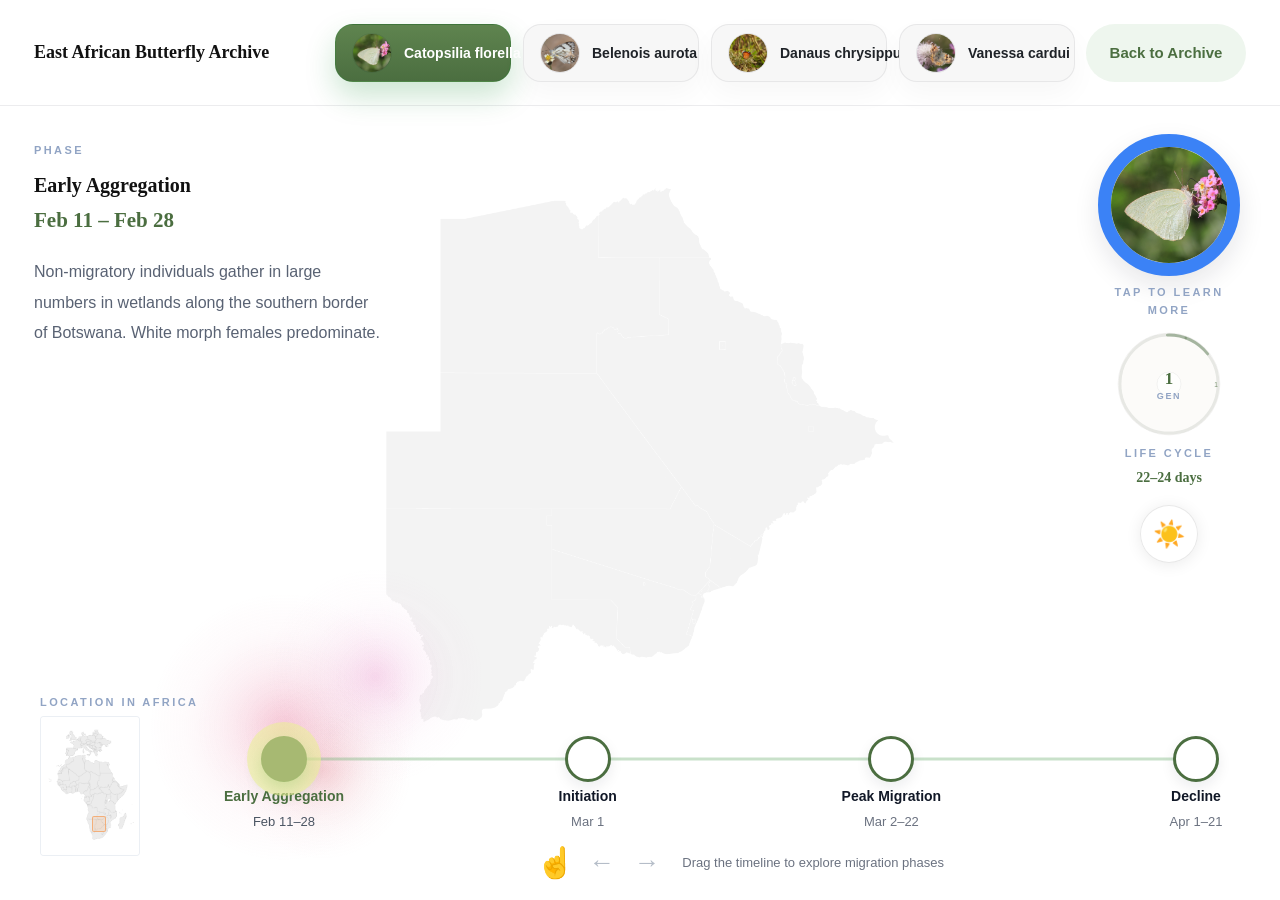
<file: archive-butterflies/revised migration/display.html>
<!DOCTYPE html>
<html lang="en">
<head>
  <meta charset="UTF-8">
  <meta name="viewport" content="width=device-width, initial-scale=1.0, user-scalable=no">
  <title>Butterfly Migration Atlas</title>
  <style>
    * { margin:0; padding:0; box-sizing:border-box; -webkit-tap-highlight-color:transparent; }
    html, body {
      width:100vw; height:100vh; overflow:hidden;
      background:#fff;
      font-family:'Helvetica Neue', Helvetica, Arial, sans-serif;
      user-select:none;
      color:#111827;
    }

    /* ── Nav ── */
    #nav {
      position:fixed; top:0; left:0; right:0; height:106px;
      background:rgba(255,255,255,0.94); border-bottom:1px solid rgba(17,24,39,0.08);
      display:grid; grid-template-columns:410px 1fr 250px; align-items:center;
      gap:22px;
      padding:0 50px; z-index:200;
      backdrop-filter:blur(10px);
    }
    #nav-brand {
      display:flex; align-items:center;
      font-family:Georgia, 'Times New Roman', serif;
      font-size:20px; letter-spacing:0; text-transform:none;
      color:#111; padding:0;
      border-right:0;
      margin-right:0; white-space:nowrap; flex-shrink:0;
      font-weight:700;
    }
    #nav-tabs {
      display:flex; align-items:center; justify-content:center; gap:18px;
      min-width:0;
    }
    .nav-tab {
      min-width:220px; height:64px;
      display:flex; align-items:center; gap:16px; padding:0 22px;
      font-size:14px; letter-spacing:0; text-transform:none;
      color:#1f2328; cursor:pointer;
      background:#f7f7f7;
      border:1px solid rgba(17,24,39,0.07);
      border-radius:18px;
      box-shadow:0 12px 28px rgba(15,23,42,0.035);
      transition:color 0.2s, background 0.2s, transform 0.16s, box-shadow 0.2s;
      white-space:nowrap;
      font-weight:600;
    }
    .nav-tab img {
      width:46px; height:46px; border-radius:50%;
      object-fit:cover;
      border:1px solid rgba(17,24,39,0.08);
      flex:0 0 auto;
    }
    .nav-tab:hover:not(.active) { color:#4b6e40; background:#f1f7ef; }
    .nav-tab:active { transform:scale(0.97); }
    .nav-tab.active {
      color:#fff;
      background:linear-gradient(180deg,#5f844f,#4b6e40);
      border-color:rgba(16,138,44,0.2);
      box-shadow:0 14px 30px rgba(16,138,44,0.22);
    }
    .archive-back {
      justify-self:end;
      width:180px; height:62px;
      display:flex; align-items:center; justify-content:center; gap:14px;
      border:0; border-radius:999px;
      background:#eef6ee;
      color:#4b6e40;
      font-size:14px;
      font-weight:800;
      cursor:pointer;
      box-shadow:none;
      transition:transform 0.16s, background 0.2s;
    }
    .archive-back:hover { background:#e5f1e6; }
    .archive-back:active { transform:scale(0.97); }

    /* ── Content area ── */
    #content {
      position:fixed; top:106px; left:0; right:0; bottom:0;
    }

    /* ── Section ── */
    .section {
      position:absolute; inset:0;
      opacity:0; pointer-events:none;
      transition:opacity 0.5s ease;
    }
    .section.active { opacity:1; pointer-events:all; }

    /* ── Map fills entire section ── */
    .map-area {
      position:absolute; inset:0;
    }

    .map-img {
      position:absolute;
      top:44%; left:50%;
      transform:translate(-50%, -50%);
      max-width:72%; max-height:74%;
      object-fit:contain;
      opacity:0.15;
      pointer-events:none;
    }
    .map-img.map-nw { max-width:78%; max-height:74%; opacity:0.16; }
    .map-img.map-north { max-width:78%; max-height:74%; opacity:0.16; }

    .blob-cv {
      position:absolute; top:0; left:0;
      pointer-events:none;
    }

    .cloud-veil {
      position:absolute; inset:0;
      background:rgba(210,218,230,0);
      pointer-events:none;
      transition:background 2s ease; z-index:8;
    }
    .cloud-veil.on { background:rgba(210,218,230,0.22); }

    /* ── LEFT INFO PANEL (floating) ── */
    .info-panel {
      position:absolute;
      top:38px; left:54px;
      width:420px;
      z-index:20; pointer-events:none;
    }

    .info-label {
      font-size:11px; letter-spacing:0.22em; text-transform:uppercase;
      color:#91a4c4; margin-bottom:18px; display:block;
      font-weight:800;
    }

    .phase-name-el {
      font-family:Georgia, 'Times New Roman', serif;
      font-size:22px; font-weight:700; color:#111;
      margin-bottom:12px; line-height:1.12;
      white-space:nowrap;
    }
    .phase-period-el {
      font-family:Georgia, 'Times New Roman', serif;
      font-size:21px; color:#4b6e40; margin-bottom:24px;
      font-weight:700;
    }
    .phase-desc-el {
      max-width:350px;
      font-size:18px; line-height:2.05; color:#596273; font-weight:400;
    }

    /* ── BOTTOM TIMELINE (floating) ── */
    .tl-wrap {
      position:absolute;
      bottom:56px;
      left:318px; right:110px; transform:none;
      width:auto;
      max-width:none;
      z-index:20;
    }

    .tl-track-outer {
      position:relative; height:54px; cursor:pointer;
      display:flex; align-items:center;
    }

    .tl-line-bg {
      position:absolute; left:0; right:0; top:50%;
      height:3px; background:rgba(126,184,130,0.42);
      transform:translateY(-50%); border-radius:999px;
      pointer-events:none;
    }

    .tl-progress-el {
      position:absolute; left:0; top:50%;
      height:3px; background:rgba(126,184,130,0.42);
      transform:translateY(-50%); border-radius:999px;
      pointer-events:none;
    }

    .tl-handle-el {
      position:absolute; top:50%;
      transform:translate(-50%,-50%);
      width:44px; height:44px; border-radius:50%;
      background:#4b6e40; cursor:grab; z-index:4;
      border:3px solid #4b6e40;
      box-shadow:0 8px 18px rgba(23,141,45,0.22);
      transition:transform 0.15s;
    }
    .tl-handle-el::before {
      content:"";
      position:absolute; inset:-18px;
      border-radius:50%;
      background:rgba(235,239,151,0.58);
      z-index:-1;
    }
    .tl-handle-el.dragging {
      cursor:grabbing;
      transform:translate(-50%,-50%) scale(1.3);
    }

    .tl-node-el {
      position:absolute; top:50%;
      transform:translate(-50%,-50%);
      width:46px; height:46px; border-radius:50%;
      background:#fff; border:3px solid #4b6e40;
      pointer-events:none; z-index:2;
      box-shadow:0 5px 14px rgba(15,23,42,0.08);
      transition:background 0.3s, box-shadow 0.3s;
    }
    .tl-node-el.on { background:#fff; }
    .tl-node-el.active {
      background:#4b6e40;
      box-shadow:0 8px 18px rgba(23,141,45,0.22);
    }

    .tl-labels-el {
      position:relative; height:56px; margin-top:2px;
    }

    .tl-lbl-el {
      position:absolute; top:0;
      transform:translateX(-50%);
      text-align:center;
    }
    .tl-lbl-name {
      display:block; font-size:14px; color:#111827;
      transition:color 0.3s; white-space:nowrap;
      font-weight:700;
    }
    .tl-lbl-date {
      display:block; font-size:13px; color:#6b7280; margin-top:10px;
      white-space:nowrap;
    }
    .tl-lbl-el.active .tl-lbl-name { color:#4b6e40; font-weight:800; }
    .tl-lbl-el.active .tl-lbl-date { color:#4b5563; }
    .timeline-hint {
      position:absolute;
      left:50%; bottom:-36px;
      transform:translateX(-50%);
      display:flex; align-items:center; gap:16px;
      color:#6b7280;
      font-size:13px;
      white-space:nowrap;
      pointer-events:none;
    }
    .timeline-hint .hand { font-size:30px; color:#9ca3af; }
    .timeline-hint .arrows { font-size:26px; color:#b5bdc8; letter-spacing:6px; }

    @media (max-width: 760px) {
      .tl-wrap {
        left:50%;
        width:calc(100% - 48px);
      }
      .tl-track-outer { height:58px; }
      .tl-node-el { width:36px; height:36px; border-width:2.5px; }
      .tl-handle-el { width:34px; height:34px; border-width:2.5px; }
      .tl-handle-el::before { inset:-14px; }
      .tl-lbl-name { font-size:8px; }
      .tl-lbl-date { font-size:7px; }
    }

    /* ── WEATHER BUTTON — bottom right ── */
    .weather-btn-el {
      z-index:20;
      width:58px; height:58px; border-radius:50%;
      background:rgba(255,255,255,0.92);
      border:1px solid rgba(0,0,0,0.09);
      box-shadow:0 2px 16px rgba(0,0,0,0.08);
      display:flex; align-items:center; justify-content:center;
      font-size:26px; cursor:pointer;
      margin-top:8px;
      transition:transform 0.16s, box-shadow 0.18s;
    }
    .weather-btn-el:hover { box-shadow:0 4px 24px rgba(0,0,0,0.13); }
    .weather-btn-el:active { transform:scale(0.88); }

    /* ── BUTTERFLY IMAGE — top right ── */
    .butterfly-area {
      position:absolute;
      top:28px; right:36px;
      z-index:20;
      display:flex; flex-direction:column; align-items:center; gap:8px;
    }

    .butterfly-img-btn {
      width:142px; height:142px;
      border-radius:50%;
      overflow:hidden;
      cursor:pointer;
      transition:transform 0.18s, box-shadow 0.18s, border-color 0.18s;
      background:#fff;
      border:13px solid var(--habitat-color, #d97706);
      box-shadow:0 10px 26px rgba(15,23,42,0.1);
      display:flex; align-items:center; justify-content:center;
    }
    .butterfly-img-btn:hover { box-shadow:0 14px 34px rgba(15,23,42,0.14); }
    .butterfly-img-btn:active { transform:scale(0.94); }
    .butterfly-img-btn img {
      width:100%; height:100%; object-fit:cover; padding:0;
    }
    /* placeholder if no image */
    .butterfly-placeholder {
      font-size:48px; line-height:1;
    }

    .butterfly-tap-hint {
      font-size:11px; letter-spacing:0.22em; text-transform:uppercase;
      color:#91a4c4; text-align:center; max-width:150px; line-height:1.6;
      font-weight:800;
    }

    .generation-graphic {
      width:110px;
      display:flex; flex-direction:column; align-items:center; gap:6px;
      margin-top:2px;
      --life-color:#d96f2c;
      pointer-events:none;
    }
    .generation-orbit {
      width:110px; height:110px;
      position:relative;
    }
    .generation-orbit svg {
      width:110px; height:110px;
      display:block;
      overflow:visible;
    }
    .generation-label {
      position:absolute; inset:0;
      display:flex; flex-direction:column; align-items:center; justify-content:center;
      color:#111;
      transform:translateY(1px);
    }
    .generation-label b {
      font-family:Georgia, 'Times New Roman', serif;
      font-size:17px; line-height:1; font-weight:700;
      color:#4b6e40;
    }
    .generation-label span {
      margin-top:4px;
      font-size:9px; letter-spacing:0.18em; text-transform:uppercase;
      color:#91a4c4;
      font-weight:800;
    }
    .generation-cycle-caption {
      max-width:150px;
      text-align:center;
      font-size:11px; letter-spacing:0.22em; text-transform:uppercase;
      color:#91a4c4; line-height:1.6;
      font-weight:800;
    }
    .generation-cycle-caption b {
      display:block;
      margin-top:4px;
      font-family:Georgia, 'Times New Roman', serif;
      font-size:14px; letter-spacing:0; text-transform:none;
      color:#4b6e40; font-weight:700;
    }

    /* ── AFRICA LOCATOR — bottom left ── */
    .locator-wrap {
      position:absolute;
      bottom:44px; left:40px;
      z-index:20;
      display:flex; flex-direction:column; gap:8px;
    }

    .locator-label {
      font-size:11px; letter-spacing:0.22em; text-transform:uppercase;
      color:#91a4c4;
      font-weight:800;
    }

    .locator-map {
      width:100px; height:140px;
      border:1px solid rgba(145,164,196,0.18);
      border-radius:4px;
      background:#fff;
      position:relative; overflow:hidden;
    }

    .locator-world-img {
      position:absolute; inset:0;
      width:100%; height:100%;
      object-fit:cover;
      background:#fff;
    }

    .locator-window {
      position:absolute;
      background:rgba(244,162,97,0.18);
      border:1.5px solid rgba(244,162,97,0.78);
      border-radius:2px;
      transition:all 0.4s;
    }
    .loc-botswana { left:52%; top:71.5%; width:14.5%; height:12%; }
    .loc-southern { left:45.5%; top:75.5%; width:27%; height:15%; border-color:rgba(100,160,220,0.78); background:rgba(100,160,220,0.18); }
    .loc-nw-africa { left:14%; top:31%; width:42%; height:27%; border-color:rgba(221,95,20,0.76); background:rgba(221,95,20,0.17); }
    .loc-north-africa { left:18%; top:8%; width:61%; height:52%; border-color:rgba(126,58,160,0.72); background:rgba(126,58,160,0.16); }

    @media (max-width: 1500px) {
      #nav {
        grid-template-columns:340px 1fr 210px;
        gap:16px;
        padding:0 34px;
      }
      #nav-brand { font-size:18px; }
      #nav-tabs { gap:12px; }
      .nav-tab {
        min-width:176px;
        height:58px;
        gap:12px;
        padding:0 16px;
        font-size:14px;
      }
      .nav-tab img { width:40px; height:40px; }
      .archive-back {
        width:160px;
        height:58px;
        font-size:15px;
      }
      .info-panel { left:34px; width:360px; }
      .phase-name-el { font-size:20px; }
      .phase-desc-el { font-size:16px; line-height:1.9; }
      .tl-wrap { left:284px; right:84px; }
    }

    /* ── POPUP CARD ── */
    .popup-overlay {
      position:fixed; inset:0;
      background:rgba(17,24,39,0.22);
      z-index:300; opacity:0; pointer-events:none;
      transition:opacity 0.3s;
      display:flex; align-items:center; justify-content:center;
      padding:22px;
    }
    .popup-overlay.visible { opacity:1; pointer-events:all; }

    .popup-card {
      background:#fff; border-radius:18px;
      padding:34px;
      max-width:780px; width:min(92vw, 780px);
      max-height:86vh; overflow:auto;
      border:1px solid rgba(145,164,196,0.18);
      box-shadow:0 22px 70px rgba(15,23,42,0.18);
      transform:translateY(12px); transition:transform 0.3s;
      position:relative;
    }
    .popup-overlay.visible .popup-card { transform:translateY(0); }

    .popup-close {
      position:absolute; top:18px; right:18px;
      width:38px; height:38px;
      display:grid; place-items:center;
      border-radius:999px;
      font-size:24px; color:#91a4c4; cursor:pointer; line-height:1;
      background:#eef6ee; border:0;
    }
    .popup-close:hover { color:#4b6e40; background:#e5f1e6; }

    .popup-layout {
      display:grid;
      grid-template-columns:minmax(0,1fr) 150px;
      gap:24px;
      align-items:start;
    }
    .popup-copy {
      min-width:0;
    }

    .popup-img {
      width:166px; height:166px; object-fit:cover;
      margin:0;
      background:#fff;
      border:12px solid var(--habitat-color, #d97706);
      border-radius:50%; padding:0;
      cursor:zoom-in;
      display:block;
      box-shadow:0 12px 28px rgba(15,23,42,0.08);
    }

    .image-overlay {
      position:fixed; inset:0;
      background:rgba(0,0,0,0.72);
      z-index:420; opacity:0; pointer-events:none;
      transition:opacity 0.25s;
      display:flex; align-items:center; justify-content:center;
      padding:34px;
    }
    .image-overlay.visible { opacity:1; pointer-events:all; }
    .image-viewer-img {
      max-width:min(88vw, 1100px);
      max-height:86vh;
      object-fit:contain;
      background:#fff;
      border-radius:8px;
      box-shadow:0 18px 64px rgba(0,0,0,0.34);
    }
    .image-viewer-close {
      position:absolute; top:24px; right:28px;
      width:38px; height:38px; border-radius:50%;
      border:1px solid rgba(255,255,255,0.28);
      background:rgba(255,255,255,0.12);
      color:#fff; font-size:24px; line-height:1;
      cursor:pointer;
    }

    .popup-species {
      font-size:11px; letter-spacing:0.22em; text-transform:uppercase;
      color:#91a4c4; margin-bottom:8px;
      font-weight:800;
    }
    .popup-name {
      font-family:Georgia, 'Times New Roman', serif;
      font-size:30px; font-weight:700; color:#111;
      margin-bottom:8px; font-style:italic;
      line-height:1.1;
    }
    .popup-common {
      font-size:17px; color:#4b6e40; margin-bottom:0;
      font-weight:700;
    }
    .popup-story {
      grid-column:1 / -1;
      margin-top:8px;
      padding-top:24px;
      border-top:1px solid rgba(145,164,196,0.22);
    }
    .popup-story p {
      margin:0 0 16px;
      font-size:17px;
      line-height:1.9;
      color:#596273;
    }
    .popup-story p:last-child { margin-bottom:0; }
    .popup-divider {
      height:1px; background:rgba(0,0,0,0.07); margin:16px 0;
    }
    .popup-row {
      display:flex; gap:8px; margin-bottom:10px; align-items:baseline;
    }
    .popup-row-label {
      font-size:11px; letter-spacing:0.22em; text-transform:uppercase;
      color:#91a4c4; width:110px; flex-shrink:0;
      font-weight:800;
    }
    .popup-row-val {
      font-size:17px; color:#596273; line-height:1.7;
    }

    .popup-life-summary {
      grid-column:1 / -1;
      margin-top:18px;
      display:grid; grid-template-columns:1fr 1fr; gap:14px;
    }
    .popup-life-stat {
      border:1px solid rgba(145,164,196,0.2);
      border-radius:12px;
      padding:16px 18px;
      background:#f8faf7;
      min-width:0;
    }
    .popup-life-stat span {
      display:block; font-size:11px; letter-spacing:0.22em;
      text-transform:uppercase; color:#91a4c4; margin-bottom:8px;
      font-weight:800;
    }
    .popup-life-stat b {
      display:block;
      font-family:Georgia, 'Times New Roman', serif;
      font-size:22px; line-height:1.1;
      color:#4b6e40; font-weight:700; white-space:nowrap;
    }

    @media (max-width:560px) {
      .popup-layout { grid-template-columns:1fr; }
      .popup-copy { height:auto; }
      .popup-img { justify-self:start; }
      .popup-story,
      .popup-life-summary { grid-column:1; }
      .popup-life-summary { grid-template-columns:1fr; }
    }

    /* ── Placeholder sections ── */
    .ph-wrap {
      position:absolute; inset:0;
      display:flex; flex-direction:column;
      align-items:center; justify-content:center; gap:12px;
    }
    .ph-region  { font-size:9px; letter-spacing:3px; text-transform:uppercase; color:#d4cec8; }
    .ph-species { font-size:30px; font-weight:300; font-style:italic; color:#e0dbd6; }
    .ph-soon    { font-size:9px; letter-spacing:2px; text-transform:uppercase; color:#e8e4e0; margin-top:8px; }
  </style>
</head>
<body>

<!-- Nav -->
<div id="nav">
  <div id="nav-brand">East African Butterfly Archive</div>
  <div id="nav-tabs">
    <div class="nav-tab active" onclick="switchTo(0)">
      <img src="Catopsilia florella.jpg" alt="">
      <span>Catopsilia florella</span>
    </div>
    <div class="nav-tab" onclick="switchTo(1)">
      <img src="Belenois aurota.jpg" alt="">
      <span>Belenois aurota</span>
    </div>
    <div class="nav-tab" onclick="switchTo(2)">
      <img src="Danaus chrysippus.jpg" alt="">
      <span>Danaus chrysippus</span>
    </div>
    <div class="nav-tab" onclick="switchTo(3)">
      <img src="Vanessa cardui.jpg" alt="">
      <span>Vanessa cardui</span>
    </div>
  </div>
  <button class="archive-back" type="button" onclick="window.top.location.href=location.pathname.includes('/assets/')?'../../../index.html':'/archive/index.html'">
    <span>Back to Archive</span>
  </button>
</div>

<div id="content">

<!-- ══════════════════════════════════════════
     SECTION 0 — Catopsilia florella
══════════════════════════════════════════ -->
<div class="section active" id="s0">
  <div class="map-area" id="map-area-0">
    <img class="map-img" src="map.png" alt="Botswana">
    <canvas class="blob-cv" id="blob-cv-0"></canvas>
    <div class="cloud-veil" id="cloud-veil-0"></div>
  </div>

  <!-- Left info -->
  <div class="info-panel">
    <span class="info-label">Phase</span>
    <div class="phase-name-el"   id="pname-0"></div>
    <div class="phase-period-el" id="pperiod-0"></div>
    <div class="phase-desc-el"   id="pdesc-0"></div>
  </div>

  <!-- Bottom timeline -->
  <div class="tl-wrap" id="tl-wrap-0">
    <div class="tl-track-outer" id="tl-track-0">
      <div class="tl-line-bg"></div>
      <div class="tl-progress-el" id="tl-prog-0"></div>
      <div class="tl-handle-el"   id="tl-hdl-0"></div>
    </div>
    <div class="tl-labels-el" id="tl-lbls-0"></div>
    <div class="timeline-hint"><span class="hand">☝</span><span class="arrows">← →</span><span>Drag the timeline to explore migration phases</span></div>
  </div>

  <!-- Weather btn -->
  <div class="weather-btn-el" id="wx-btn-0" onclick="toggleWeather(0)">☀️</div>

  <!-- Butterfly -->
  <div class="butterfly-area">
    <div class="butterfly-img-btn" onclick="openPopup(0)">
      <img src="Catopsilia florella.jpg" alt="Catopsilia florella">
    </div>
    <div class="butterfly-tap-hint">Tap to learn more</div>
  </div>

  <!-- Africa locator -->
  <div class="locator-wrap">
    <div class="locator-label">Location in Africa</div>
    <div class="locator-map" id="locator-0">
      <img class="locator-world-img" src="world.png" alt="Africa and Europe locator map">
      <div class="locator-window loc-botswana"></div>
    </div>
  </div>
</div>

<!-- ══════════════════════════════════════════
     SECTION 1 — Belenois aurota
══════════════════════════════════════════ -->
<div class="section" id="s1">
  <div class="map-area" id="map-area-1">
    <img class="map-img" src="sa-map.png" alt="South Africa"
         style="opacity:0.13; max-width:72%; max-height:74%;">
    <canvas class="blob-cv" id="blob-cv-1"></canvas>
    <div class="cloud-veil" id="cloud-veil-1"></div>
  </div>

  <div class="info-panel">
    <span class="info-label">Phase</span>
    <div class="phase-name-el"   id="pname-1"></div>
    <div class="phase-period-el" id="pperiod-1"></div>
    <div class="phase-desc-el"   id="pdesc-1"></div>
  </div>

  <div class="tl-wrap" id="tl-wrap-1">
    <div class="tl-track-outer" id="tl-track-1">
      <div class="tl-line-bg"></div>
      <div class="tl-progress-el" id="tl-prog-1"></div>
      <div class="tl-handle-el"   id="tl-hdl-1"></div>
    </div>
    <div class="tl-labels-el" id="tl-lbls-1"></div>
    <div class="timeline-hint"><span class="hand">☝</span><span class="arrows">← →</span><span>Drag the timeline to explore migration phases</span></div>
  </div>

  <div class="weather-btn-el" id="wx-btn-1" onclick="toggleWeather(1)">☀️</div>

  <div class="butterfly-area">
    <div class="butterfly-img-btn" onclick="openPopup(1)">
      <img src="Belenois aurota.jpg" alt="Belenois aurota">
    </div>
    <div class="butterfly-tap-hint">Tap to learn more</div>
  </div>

  <div class="locator-wrap">
    <div class="locator-label">Location in Africa</div>
    <div class="locator-map">
      <img class="locator-world-img" src="world.png" alt="Africa and Europe locator map">
      <div class="locator-window loc-southern"></div>
    </div>
  </div>
</div>

<!-- ══════════════════════════════════════════
     SECTION 2 — Danaus chrysippus
══════════════════════════════════════════ -->
<div class="section" id="s2">
  <div class="map-area" id="map-area-2">
    <img class="map-img map-nw" src="nw-africa.png" alt="Northwest Africa">
    <canvas class="blob-cv" id="blob-cv-2"></canvas>
    <div class="cloud-veil" id="cloud-veil-2"></div>
  </div>

  <div class="info-panel">
    <span class="info-label">Phase</span>
    <div class="phase-name-el"   id="pname-2"></div>
    <div class="phase-period-el" id="pperiod-2"></div>
    <div class="phase-desc-el"   id="pdesc-2"></div>
  </div>

  <div class="tl-wrap" id="tl-wrap-2">
    <div class="tl-track-outer" id="tl-track-2">
      <div class="tl-line-bg"></div>
      <div class="tl-progress-el" id="tl-prog-2"></div>
      <div class="tl-handle-el"   id="tl-hdl-2"></div>
    </div>
    <div class="tl-labels-el" id="tl-lbls-2"></div>
    <div class="timeline-hint"><span class="hand">☝</span><span class="arrows">← →</span><span>Drag the timeline to explore migration phases</span></div>
  </div>

  <div class="weather-btn-el" id="wx-btn-2" onclick="toggleWeather(2)">☀️</div>

  <div class="butterfly-area">
    <div class="butterfly-img-btn" onclick="openPopup(2)">
      <img src="Danaus chrysippus.jpg" alt="Danaus chrysippus">
    </div>
    <div class="butterfly-tap-hint">Tap to learn more</div>
  </div>

  <div class="locator-wrap">
    <div class="locator-label">Location in Africa</div>
    <div class="locator-map">
      <img class="locator-world-img" src="world.png" alt="Africa and Europe locator map">
      <div class="locator-window loc-nw-africa"></div>
    </div>
  </div>
</div>

<!-- ══════════════════════════════════════════
     SECTION 3 — Vanessa cardui
══════════════════════════════════════════ -->
<div class="section" id="s3">
  <div class="map-area" id="map-area-3">
    <img class="map-img map-north" src="n-africa.png" alt="Europe and North Africa">
    <canvas class="blob-cv" id="blob-cv-3"></canvas>
    <div class="cloud-veil" id="cloud-veil-3"></div>
  </div>

  <div class="info-panel">
    <span class="info-label">Phase</span>
    <div class="phase-name-el"   id="pname-3"></div>
    <div class="phase-period-el" id="pperiod-3"></div>
    <div class="phase-desc-el"   id="pdesc-3"></div>
  </div>

  <div class="tl-wrap" id="tl-wrap-3">
    <div class="tl-track-outer" id="tl-track-3">
      <div class="tl-line-bg"></div>
      <div class="tl-progress-el" id="tl-prog-3"></div>
      <div class="tl-handle-el"   id="tl-hdl-3"></div>
    </div>
    <div class="tl-labels-el" id="tl-lbls-3"></div>
    <div class="timeline-hint"><span class="hand">☝</span><span class="arrows">← →</span><span>Drag the timeline to explore migration phases</span></div>
  </div>

  <div class="weather-btn-el" id="wx-btn-3" onclick="toggleWeather(3)">☀️</div>

  <div class="butterfly-area">
    <div class="butterfly-img-btn" onclick="openPopup(3)">
      <img src="Vanessa cardui.jpg" alt="Vanessa cardui">
    </div>
    <div class="butterfly-tap-hint">Tap to learn more</div>
  </div>

  <div class="locator-wrap">
    <div class="locator-label">Migration region</div>
    <div class="locator-map">
      <img class="locator-world-img" src="world.png" alt="Africa and Europe locator map">
      <div class="locator-window loc-north-africa"></div>
    </div>
  </div>
</div>

</div><!-- /content -->

<!-- ══════════════════════════════════════════
     POPUP CARDS
══════════════════════════════════════════ -->
<div class="popup-overlay" id="popup-overlay" onclick="closePopupOutside(event)">
  <div class="popup-card" id="popup-card">
    <button class="popup-close" onclick="closePopup()">×</button>
    <div id="popup-content"></div>
  </div>
</div>

<div class="image-overlay" id="image-overlay" onclick="closeImageViewerOutside(event)">
  <button class="image-viewer-close" onclick="closeImageViewer()">×</button>
  <img class="image-viewer-img" id="image-viewer-img" alt="">
</div>

<script>
// ══════════════════════════════════════════════════════════
// BUTTERFLY INFO DATA
// ══════════════════════════════════════════════════════════
const BUTTERFLY_INFO = [
  {
    species:    'Catopsilia florella',
    common:     'African Migrant',
    imgSrc:     'Catopsilia florella.jpg',
    region:     'Sub-Saharan Africa · Botswana',
    habitat:    'Wetland',
    habitatColor:'#3b82f6',
    season:     'February – April',
    direction:  'West to ENE',
    pattern:    'Mass directional migration',
    morph:      'White morph females predominate',
    note:       'Migration pauses completely on cloudy days and resumes when sunny — one of the clearest examples of weather-dependent butterfly migration recorded in Africa.',
    story: [
      'Catopsilia florella is one of the most spectacular migratory butterflies in Africa, famous for forming enormous seasonal swarms that travel across Southern and East Africa. During peak migration periods, thousands of butterflies move together in dense directional flows, often maintaining a remarkably stable ENE (east-north-east) orientation over long distances. These migrations are strongly influenced by sunlight, temperature, rainfall, and seasonal vegetation changes.',
      'Field observations in Botswana revealed that migration intensity changes dramatically with weather conditions. Activity often pauses during cloudy days and rapidly resumes when warm sunny conditions return. Early migration phases are characterized by large aggregations around wetland habitats, where white morph females are especially abundant. As migration intensifies, the swarm gradually advances northward in a coordinated movement rather than dispersing randomly.',
      'Despite the dramatic scale of these migrations, the lifespan of an adult Catopsilia florella butterfly is surprisingly short — typically around 13 days. The continuity of migration is therefore sustained through overlapping generations, creating the impression of a continuous living flow moving across the landscape. The species depends heavily on host plants such as Senna and Cassia, which shape both breeding activity and migration routes.',
    ],
    life: {
      color: '#4b6e40',
      adult: '~13 days',
      cycle: '22–24 days',
      cycleDays: 23,
      migrationDays: 70,
    },
  },
  {
    species:    'Belenois aurota',
    common:     'Pioneer White / Brown-veined White',
    imgSrc:     'Belenois aurota.jpg',
    region:     'South Africa → Mozambique',
    habitat:    'Meadow',
    habitatColor:'#d97706',
    season:     'December – February',
    direction:  'West to East (Atlantic → Indian Ocean)',
    pattern:    'Burst migration, weather-driven',
    morph:      'White with brown veining',
    note:       'Nearly all individuals die attempting to cross the Indian Ocean to Madagascar. The migration has shifted ~2.9 days earlier per decade, linked to rising temperatures — a documented climate signal.',
    story: [
      'Belenois aurota is widely recognized for its explosive mass migrations, often described as a “sea of white butterflies.” During favorable seasonal conditions, especially after rainfall and periods of warm sunlight, populations can increase rapidly and produce immense migration waves stretching across large geographic regions. These dramatic movement events are among the most visually striking butterfly migrations in Africa and South Asia.',
      'Unlike tightly organized corridor migrations, Belenois aurota migrations resemble sudden ecological surges. Dense clouds of butterflies emerge across open landscapes, agricultural fields, and savanna habitats, sometimes covering roads, rivers, and vegetation in continuous streams of white movement. Migration timing is strongly connected to climate patterns and the availability of larval host plants.',
      'The species has an extremely rapid life cycle, with the entire transformation from egg to adult often completed within only three to six weeks. Adult butterflies live for a relatively short period, typically between 10 and 30 days, but the rapid succession of generations allows populations to expand explosively. This fast reproductive cycle is one of the key biological mechanisms that enables such large-scale seasonal migrations.',
    ],
    life: {
      color: '#4b6e40',
      adult: '10–30 days',
      cycle: '21–42 days',
      cycleDays: 31.5,
      migrationDays: 90,
    },
  },
  {
    species:    'Danaus chrysippus',
    common:     'African Monarch / Plain Tiger',
    imgSrc:     'Danaus chrysippus.jpg',
    region:     'Western Africa · Mauritania and Sahel',
    habitat:    'Meadow',
    habitatColor:'#d97706',
    season:     'February – April',
    direction:  'Diffuse northward dispersal',
    pattern:    'Opportunistic movement around host plants',
    morph:      'f. alcippus noted in Mauritania',
    note:       'Dispersal is variable rather than corridor-bound. The species can cross deserts and large water bodies, but settlement follows milkweed host plants and suitable breeding conditions.',
    story: [
      'Danaus chrysippus displays a very different migration strategy compared to highly directional migratory butterflies. Rather than following a stable migration corridor, this species exhibits diffuse and opportunistic dispersal behaviour that is closely linked to environmental conditions and the distribution of host plants. Movement patterns are flexible and adaptive rather than strictly directional.',
      'Populations gradually expand across savannas, semi-arid landscapes, and tropical grasslands in response to seasonal rainfall and the availability of milkweed host plants, especially species within the genus Calotropis. Individuals may travel long distances and are capable of crossing extremely dry environments, including parts of the Sahara Desert. However, field studies suggest that these movements occur as broad ecological expansion rather than coordinated migratory streams.',
      'The lifespan of adult Danaus chrysippus butterflies varies considerably depending on temperature and season. Adults typically survive between one and four weeks, though cooler conditions may extend longevity. The species also shows notable differences between male and female lifespan. Because breeding and dispersal occur continuously across many regions, migration in Danaus chrysippus is best understood as a dynamic ecological network rather than a fixed seasonal route.',
    ],
    life: {
      color: '#4b6e40',
      adult: '7–30+ days',
      cycle: '20–35 days',
      cycleDays: 27.5,
      migrationDays: 70,
    },
  },
  {
    species:    'Vanessa cardui',
    common:     'Painted Lady',
    imgSrc:     'Vanessa cardui.jpg',
    region:     'Europe · Mediterranean · North and Tropical Africa',
    habitat:    'Garden',
    habitatColor:'#f43f5e',
    season:     'July – May',
    direction:  'Autumn southward; spring northward',
    pattern:    'Annual multi-generation migration',
    morph:      'Orange and black painted lady pattern',
    note:       'Autumn migrants move from Europe across the Mediterranean, Sahara and Sahel into tropical Africa. Spring generations return northward, with journeys exceeding 4,000 km in a single generation.',
    story: [
      'Vanessa cardui undertakes one of the longest and most extraordinary butterfly migrations on Earth. Every year, large populations migrate between Europe and Africa, crossing the Mediterranean Sea, the Sahara Desert, and the Sahel region in an immense continental-scale movement system. Some individuals are believed to travel more than 4,000 kilometers within a single generation.',
      'Autumn migrations begin as butterflies leave Europe and move southward through North Africa. Assisted by favorable wind systems, migrating populations cross deserts, mountain systems, and extremely arid environments before reaching tropical Africa. Field observations have documented breeding populations across Chad, Benin, Senegal, and the Ethiopian Highlands, demonstrating that tropical Africa forms a crucial part of the migration cycle.',
      'Unlike many animal migrations, the journey of Vanessa cardui is not completed by a single individual. Adult butterflies typically survive only 14 to 28 days, meaning that the migration continues through multiple overlapping generations. One generation may cross the Mediterranean, another may emerge south of the Sahara, and later generations eventually contribute to the northward return toward Europe in spring.',
      'This extraordinary relay-like migration system transforms the movement into a continuous intergenerational cycle rather than a single journey. The persistence of the migration depends not on individual survival, but on the continuity of reproduction across vast geographic regions.',
    ],
    life: {
      color: '#4b6e40',
      adult: '14–28 days',
      cycle: '25–35 days',
      cycleDays: 30,
      migrationDays: 304,
    },
  },
];

// ══════════════════════════════════════════════════════════
// SECTION DATA
// ══════════════════════════════════════════════════════════
const S0 = {
  id: 0,
  phases: [
    { name:'Early Aggregation', period:'Feb 11 – Feb 28',
      desc:'Non-migratory individuals gather in large numbers in wetlands along the southern border of Botswana. White morph females predominate.' },
    { name:'Initiation',        period:'Mar 1',
      desc:'Oriented flight begins to appear in Mabuasehube Protected Area. Direction is unstable, gradually aligning toward ENE.' },
    { name:'Peak Migration',    period:'Mar 2 – Mar 22',
      desc:'Orientation stabilizes to ENE with consistently high density. Migration pauses on cloudy days and resumes on sunny days.' },
    { name:'Decline',           period:'Apr 1 – Apr 21',
      desc:'Main migration concludes in early April. Sporadic activity continues in the northern regions until late April.' },
  ],
  tlData: [
    { pct:0,    name:'Early Aggregation', date:'Feb 11–28' },
    { pct:33.3, name:'Initiation',        date:'Mar 1' },
    { pct:66.6, name:'Peak Migration',    date:'Mar 2–22' },
    { pct:100,  name:'Decline',           date:'Apr 1–21' },
  ],
  blobPhases: [
    [
      { fx:0.22, fy:0.78, r:90, h:340, s:72, l:70, a:0.28 },
      { fx:0.29, fy:0.72, r:72, h:320, s:65, l:73, a:0.22 },
      { fx:0.25, fy:0.84, r:62, h:355, s:60, l:68, a:0.18 },
      { fx:0.26, fy:0.79, r:16, h:340, s:50, l:75, a:0.04 },
      { fx:0.31, fy:0.74, r:13, h:330, s:50, l:75, a:0.03 },
      { fx:0.24, fy:0.82, r:11, h:345, s:50, l:75, a:0.02 },
      { fx:0.23, fy:0.80, r:9,  h:340, s:50, l:75, a:0.02 },
      { fx:0.27, fy:0.77, r:8,  h:340, s:50, l:75, a:0.02 },
      { fx:0.24, fy:0.81, r:7,  h:340, s:50, l:75, a:0.01 },
      { fx:0.26, fy:0.83, r:6,  h:340, s:50, l:75, a:0.01 },
    ],
    [
      { fx:0.60, fy:0.74, r:85, h:42, s:82, l:66, a:0.26 },
      { fx:0.66, fy:0.68, r:68, h:50, s:78, l:68, a:0.20 },
      { fx:0.54, fy:0.78, r:58, h:38, s:75, l:70, a:0.17 },
      { fx:0.25, fy:0.79, r:40, h:42, s:60, l:72, a:0.09 },
      { fx:0.29, fy:0.83, r:30, h:48, s:55, l:74, a:0.06 },
      { fx:0.63, fy:0.71, r:24, h:45, s:70, l:70, a:0.09 },
      { fx:0.57, fy:0.75, r:18, h:40, s:65, l:72, a:0.06 },
      { fx:0.65, fy:0.76, r:14, h:42, s:60, l:73, a:0.05 },
      { fx:0.51, fy:0.72, r:11, h:38, s:55, l:74, a:0.04 },
      { fx:0.67, fy:0.73, r:9,  h:45, s:55, l:74, a:0.03 },
    ],
    [
      { fx:0.68, fy:0.50, r:95, h:25, s:88, l:63, a:0.28 },
      { fx:0.74, fy:0.40, r:78, h:30, s:85, l:65, a:0.24 },
      { fx:0.63, fy:0.59, r:70, h:20, s:90, l:62, a:0.22 },
      { fx:0.71, fy:0.31, r:63, h:28, s:85, l:64, a:0.19 },
      { fx:0.79, fy:0.28, r:56, h:22, s:82, l:65, a:0.16 },
      { fx:0.65, fy:0.65, r:48, h:32, s:80, l:66, a:0.13 },
      { fx:0.72, fy:0.46, r:42, h:18, s:85, l:63, a:0.12 },
      { fx:0.76, fy:0.37, r:35, h:26, s:80, l:65, a:0.10 },
      { fx:0.68, fy:0.55, r:27, h:22, s:78, l:66, a:0.08 },
      { fx:0.73, fy:0.50, r:20, h:28, s:75, l:67, a:0.06 },
    ],
    [
      { fx:0.52, fy:0.12, r:85, h:200, s:52, l:68, a:0.24 },
      { fx:0.57, fy:0.08, r:66, h:210, s:48, l:70, a:0.18 },
      { fx:0.47, fy:0.16, r:54, h:195, s:45, l:72, a:0.14 },
      { fx:0.53, fy:0.11, r:26, h:205, s:42, l:73, a:0.07 },
      { fx:0.50, fy:0.14, r:18, h:200, s:40, l:74, a:0.05 },
      { fx:0.52, fy:0.12, r:12, h:205, s:38, l:75, a:0.03 },
      { fx:0.51, fy:0.13, r:9,  h:200, s:38, l:75, a:0.02 },
      { fx:0.53, fy:0.11, r:8,  h:200, s:38, l:75, a:0.02 },
      { fx:0.52, fy:0.14, r:7,  h:200, s:38, l:75, a:0.01 },
      { fx:0.50, fy:0.12, r:6,  h:200, s:38, l:75, a:0.01 },
    ],
  ],
};

const S1 = {
  id: 1,
  phases: [
    { name:'West Coast Initiation', period:'December',
      desc:'Rising butterfly numbers trigger collective restlessness along South Africa\'s Atlantic west coast. Flight shifts from calm to erratic. Coastal colonies join inland populations forming large-scale movement.' },
    { name:'Inland Surge',          period:'December – January',
      desc:'Butterflies travel eastward along three primary inland routes through the Northern and Western Cape, converging toward Gauteng, the Free State, and KwaZulu-Natal.' },
    { name:'Peak — Sea of White',   period:'January – February',
      desc:'Vast numbers stream through Gauteng and Mpumalanga, creating a spectacular "sea of white butterflies." Strongly affected by weather — burst events follow warm sunny days.' },
    { name:'Ocean Crossing Attempt', period:'February',
      desc:'Most individuals reach Mozambique and fly east into the Indian Ocean attempting to reach Madagascar. Nearly all perish mid-ocean from dehydration — an example of population-scale natural mortality.' },
  ],
  tlData: [
    { pct:0,    name:'Initiation',     date:'Dec' },
    { pct:33.3, name:'Inland Surge',   date:'Dec–Jan' },
    { pct:66.6, name:'Peak',           date:'Jan–Feb' },
    { pct:100,  name:'Ocean Crossing', date:'Feb' },
  ],
  blobPhases: [
    [
      { fx:0.10, fy:0.45, r:85, h:280, s:68, l:68, a:0.26 },
      { fx:0.14, fy:0.60, r:68, h:265, s:62, l:70, a:0.20 },
      { fx:0.08, fy:0.55, r:58, h:295, s:65, l:66, a:0.17 },
      { fx:0.12, fy:0.70, r:38, h:270, s:58, l:72, a:0.12 },
      { fx:0.06, fy:0.48, r:30, h:285, s:60, l:70, a:0.09 },
      { fx:0.11, fy:0.52, r:20, h:275, s:55, l:73, a:0.06 },
      { fx:0.13, fy:0.64, r:15, h:280, s:52, l:74, a:0.04 },
      { fx:0.09, fy:0.58, r:11, h:270, s:50, l:75, a:0.03 },
      { fx:0.15, fy:0.68, r:9,  h:280, s:50, l:75, a:0.02 },
      { fx:0.07, fy:0.62, r:7,  h:275, s:50, l:75, a:0.02 },
    ],
    [
      { fx:0.32, fy:0.38, r:78, h:60,  s:75, l:68, a:0.24 },
      { fx:0.42, fy:0.52, r:70, h:55,  s:70, l:66, a:0.22 },
      { fx:0.28, fy:0.62, r:62, h:65,  s:72, l:70, a:0.18 },
      { fx:0.38, fy:0.30, r:50, h:50,  s:68, l:68, a:0.15 },
      { fx:0.48, fy:0.60, r:44, h:58,  s:65, l:70, a:0.12 },
      { fx:0.22, fy:0.55, r:35, h:62,  s:62, l:72, a:0.10 },
      { fx:0.36, fy:0.45, r:26, h:55,  s:60, l:71, a:0.08 },
      { fx:0.46, fy:0.35, r:20, h:58,  s:58, l:72, a:0.06 },
      { fx:0.30, fy:0.68, r:15, h:60,  s:55, l:73, a:0.05 },
      { fx:0.52, fy:0.48, r:11, h:55,  s:52, l:74, a:0.04 },
    ],
    [
      { fx:0.65, fy:0.32, r:92, h:38,  s:85, l:65, a:0.28 },
      { fx:0.72, fy:0.48, r:76, h:42,  s:80, l:63, a:0.24 },
      { fx:0.60, fy:0.55, r:70, h:35,  s:82, l:66, a:0.22 },
      { fx:0.68, fy:0.24, r:62, h:45,  s:78, l:64, a:0.18 },
      { fx:0.76, fy:0.58, r:55, h:40,  s:76, l:65, a:0.15 },
      { fx:0.63, fy:0.40, r:46, h:38,  s:80, l:66, a:0.12 },
      { fx:0.74, fy:0.38, r:38, h:42,  s:75, l:65, a:0.10 },
      { fx:0.68, fy:0.62, r:30, h:36,  s:78, l:66, a:0.08 },
      { fx:0.72, fy:0.30, r:22, h:40,  s:72, l:67, a:0.06 },
      { fx:0.66, fy:0.50, r:16, h:38,  s:70, l:68, a:0.05 },
    ],
    [
      { fx:0.88, fy:0.38, r:72, h:195, s:50, l:72, a:0.20 },
      { fx:0.93, fy:0.30, r:56, h:205, s:45, l:74, a:0.14 },
      { fx:0.86, fy:0.48, r:48, h:188, s:48, l:73, a:0.12 },
      { fx:0.91, fy:0.24, r:36, h:200, s:42, l:75, a:0.09 },
      { fx:0.95, fy:0.42, r:28, h:210, s:40, l:76, a:0.07 },
      { fx:0.89, fy:0.35, r:20, h:195, s:38, l:77, a:0.05 },
      { fx:0.94, fy:0.50, r:14, h:200, s:36, l:77, a:0.04 },
      { fx:0.92, fy:0.28, r:10, h:205, s:35, l:78, a:0.03 },
      { fx:0.97, fy:0.38, r:7,  h:200, s:34, l:78, a:0.02 },
      { fx:0.90, fy:0.44, r:5,  h:195, s:33, l:78, a:0.01 },
    ],
  ],
};

const S2 = {
  id: 2,
  phases: [
    { name:'Early Aggregation', period:'Feb 11 – Feb 28',
      desc:'Large numbers gather around wetlands and milkweed-rich habitats in western Africa, especially where host plants are abundant.' },
    { name:'Initiation', period:'Mar 1',
      desc:'Northward dispersal begins. Movement is irregular at first and individual directions remain unstable.' },
    { name:'Peak Period', period:'Mar 2 – Mar 22',
      desc:'Wide northward expansion spreads across Mauritania and surrounding regions. Danaus chrysippus f. alcippus disperses broadly, with no stable corridor observed.' },
    { name:'Decline Period', period:'Apr 1 – Apr 21',
      desc:'Movement decreases and butterflies scatter into suitable habitats where milkweed host plants support breeding and settlement.' },
  ],
  tlData: [
    { pct:0,    name:'Aggregation', date:'Feb 11–28' },
    { pct:33.3, name:'Initiation',  date:'Mar 1' },
    { pct:66.6, name:'Peak Period', date:'Mar 2–22' },
    { pct:100,  name:'Decline',     date:'Apr 1–21' },
  ],
  blobPhases: [
    [
      { fx:0.27, fy:0.70, r:76, h:38, s:78, l:66, a:0.24 },
      { fx:0.32, fy:0.65, r:68, h:42, s:76, l:67, a:0.21 },
      { fx:0.24, fy:0.76, r:56, h:34, s:80, l:66, a:0.17 },
      { fx:0.36, fy:0.58, r:46, h:46, s:70, l:69, a:0.12 },
      { fx:0.30, fy:0.73, r:32, h:40, s:68, l:71, a:0.09 },
      { fx:0.22, fy:0.68, r:28, h:36, s:66, l:71, a:0.07 },
      { fx:0.34, fy:0.71, r:18, h:42, s:64, l:72, a:0.05 },
      { fx:0.28, fy:0.62, r:15, h:38, s:62, l:73, a:0.04 },
      { fx:0.25, fy:0.72, r:10, h:36, s:60, l:74, a:0.03 },
      { fx:0.31, fy:0.66, r:8,  h:40, s:58, l:75, a:0.02 },
    ],
    [
      { fx:0.36, fy:0.61, r:82, h:50, s:84, l:62, a:0.25 },
      { fx:0.42, fy:0.54, r:72, h:46, s:82, l:63, a:0.22 },
      { fx:0.30, fy:0.66, r:58, h:54, s:80, l:65, a:0.18 },
      { fx:0.46, fy:0.48, r:52, h:42, s:80, l:64, a:0.15 },
      { fx:0.38, fy:0.70, r:42, h:52, s:74, l:67, a:0.12 },
      { fx:0.50, fy:0.58, r:36, h:48, s:72, l:68, a:0.10 },
      { fx:0.33, fy:0.55, r:26, h:56, s:68, l:69, a:0.07 },
      { fx:0.44, fy:0.64, r:20, h:44, s:66, l:71, a:0.05 },
      { fx:0.48, fy:0.52, r:14, h:52, s:64, l:72, a:0.04 },
      { fx:0.39, fy:0.58, r:10, h:48, s:62, l:73, a:0.03 },
    ],
    [
      { fx:0.42, fy:0.53, r:96, h:12, s:94, l:60, a:0.28 },
      { fx:0.55, fy:0.46, r:86, h:8,  s:92, l:61, a:0.25 },
      { fx:0.32, fy:0.62, r:78, h:18, s:90, l:62, a:0.23 },
      { fx:0.48, fy:0.68, r:70, h:16, s:88, l:63, a:0.20 },
      { fx:0.62, fy:0.58, r:64, h:6,  s:86, l:64, a:0.18 },
      { fx:0.38, fy:0.74, r:54, h:22, s:84, l:65, a:0.15 },
      { fx:0.58, fy:0.38, r:48, h:10, s:82, l:66, a:0.12 },
      { fx:0.46, fy:0.48, r:38, h:14, s:80, l:67, a:0.10 },
      { fx:0.52, fy:0.61, r:28, h:12, s:76, l:69, a:0.08 },
      { fx:0.35, fy:0.57, r:20, h:16, s:74, l:70, a:0.06 },
    ],
    [
      { fx:0.30, fy:0.66, r:70, h:98,  s:44, l:61, a:0.20 },
      { fx:0.44, fy:0.58, r:64, h:106, s:42, l:62, a:0.18 },
      { fx:0.57, fy:0.52, r:58, h:112, s:40, l:63, a:0.16 },
      { fx:0.68, fy:0.62, r:50, h:102, s:42, l:64, a:0.13 },
      { fx:0.40, fy:0.76, r:46, h:94,  s:40, l:65, a:0.11 },
      { fx:0.24, fy:0.72, r:36, h:108, s:38, l:66, a:0.09 },
      { fx:0.52, fy:0.70, r:30, h:116, s:36, l:67, a:0.07 },
      { fx:0.62, fy:0.44, r:24, h:104, s:36, l:68, a:0.05 },
      { fx:0.34, fy:0.52, r:18, h:100, s:34, l:69, a:0.04 },
      { fx:0.48, fy:0.62, r:12, h:110, s:32, l:70, a:0.03 },
    ],
  ],
};

const S3 = {
  id: 3,
  phases: [
    { name:'Early Aggregation', period:'Jul – Aug',
      desc:'Large breeding populations grow across Europe and the Mediterranean region during summer.' },
    { name:'Initiation', period:'Sep – Oct',
      desc:'Southward migration begins in autumn. Butterflies leave Europe and cross the Mediterranean Sea and the mountains of North Africa.' },
    { name:'Peak Period', period:'Oct – Nov',
      desc:'Mass migration crosses the Sahara and Sahel. Migrants continue into tropical Africa and may travel over 4,000 km in a single generation.' },
    { name:'Decline / Breeding', period:'Dec – Feb',
      desc:'Migration slows as butterflies breed abundantly across tropical savannahs and highlands.' },
    { name:'Return Migration', period:'Mar – May',
      desc:'New generations move northward with warming conditions, crossing the Sahel, Sahara and Mediterranean to Europe.' },
  ],
  tlData: [
    { pct:0,   name:'Aggregation', date:'Jul–Aug' },
    { pct:25,  name:'Initiation',  date:'Sep–Oct' },
    { pct:50,  name:'Peak Period', date:'Oct–Nov' },
    { pct:75,  name:'Breeding',    date:'Dec–Feb' },
    { pct:100, name:'Return',      date:'Mar–May' },
  ],
  blobPhases: [
    [
      { fx:0.43, fy:0.26, r:82, h:282, s:58, l:62, a:0.22 },
      { fx:0.52, fy:0.22, r:78, h:286, s:60, l:64, a:0.24 },
      { fx:0.61, fy:0.25, r:74, h:276, s:56, l:64, a:0.20 },
      { fx:0.49, fy:0.31, r:58, h:288, s:54, l:66, a:0.17 },
      { fx:0.68, fy:0.29, r:48, h:280, s:52, l:67, a:0.13 },
      { fx:0.36, fy:0.33, r:42, h:284, s:50, l:68, a:0.11 },
      { fx:0.56, fy:0.34, r:30, h:278, s:48, l:69, a:0.08 },
      { fx:0.45, fy:0.20, r:22, h:286, s:46, l:70, a:0.06 },
      { fx:0.63, fy:0.21, r:16, h:280, s:44, l:72, a:0.04 },
      { fx:0.50, fy:0.27, r:12, h:284, s:42, l:73, a:0.03 },
    ],
    [
      { fx:0.38, fy:0.37, r:86, h:282, s:68, l:58, a:0.25 },
      { fx:0.48, fy:0.40, r:82, h:286, s:66, l:59, a:0.24 },
      { fx:0.58, fy:0.41, r:78, h:276, s:65, l:60, a:0.23 },
      { fx:0.67, fy:0.43, r:70, h:280, s:62, l:61, a:0.20 },
      { fx:0.43, fy:0.51, r:58, h:288, s:60, l:62, a:0.17 },
      { fx:0.55, fy:0.55, r:52, h:282, s:58, l:64, a:0.14 },
      { fx:0.63, fy:0.53, r:42, h:278, s:56, l:65, a:0.11 },
      { fx:0.35, fy:0.45, r:34, h:286, s:54, l:66, a:0.09 },
      { fx:0.71, fy:0.48, r:24, h:280, s:52, l:67, a:0.07 },
      { fx:0.50, fy:0.46, r:18, h:284, s:50, l:68, a:0.05 },
    ],
    [
      { fx:0.38, fy:0.58, r:94, h:282, s:70, l:56, a:0.27 },
      { fx:0.50, fy:0.60, r:90, h:286, s:68, l:57, a:0.26 },
      { fx:0.62, fy:0.60, r:86, h:278, s:66, l:58, a:0.24 },
      { fx:0.72, fy:0.62, r:78, h:280, s:64, l:59, a:0.21 },
      { fx:0.44, fy:0.71, r:70, h:28,  s:88, l:62, a:0.18 },
      { fx:0.56, fy:0.73, r:64, h:30,  s:84, l:64, a:0.16 },
      { fx:0.68, fy:0.72, r:58, h:26,  s:82, l:65, a:0.14 },
      { fx:0.32, fy:0.65, r:46, h:282, s:58, l:64, a:0.12 },
      { fx:0.76, fy:0.56, r:34, h:276, s:56, l:65, a:0.09 },
      { fx:0.51, fy:0.66, r:22, h:288, s:54, l:66, a:0.07 },
    ],
    [
      { fx:0.34, fy:0.76, r:88, h:28, s:88, l:62, a:0.24 },
      { fx:0.45, fy:0.80, r:82, h:30, s:86, l:63, a:0.23 },
      { fx:0.57, fy:0.78, r:78, h:24, s:82, l:64, a:0.21 },
      { fx:0.68, fy:0.75, r:72, h:26, s:80, l:65, a:0.19 },
      { fx:0.76, fy:0.72, r:60, h:22, s:78, l:66, a:0.15 },
      { fx:0.50, fy:0.88, r:54, h:32, s:76, l:67, a:0.12 },
      { fx:0.62, fy:0.86, r:46, h:24, s:74, l:68, a:0.10 },
      { fx:0.40, fy:0.70, r:34, h:30, s:72, l:69, a:0.08 },
      { fx:0.70, fy:0.82, r:26, h:26, s:70, l:70, a:0.06 },
      { fx:0.54, fy:0.75, r:18, h:28, s:68, l:71, a:0.05 },
    ],
    [
      { fx:0.36, fy:0.66, r:82, h:104, s:58, l:52, a:0.22 },
      { fx:0.46, fy:0.58, r:78, h:108, s:56, l:53, a:0.21 },
      { fx:0.57, fy:0.54, r:74, h:100, s:54, l:54, a:0.20 },
      { fx:0.67, fy:0.50, r:68, h:106, s:52, l:55, a:0.18 },
      { fx:0.42, fy:0.44, r:56, h:110, s:50, l:56, a:0.15 },
      { fx:0.52, fy:0.39, r:50, h:104, s:48, l:57, a:0.13 },
      { fx:0.62, fy:0.38, r:44, h:100, s:46, l:58, a:0.11 },
      { fx:0.48, fy:0.30, r:34, h:108, s:44, l:59, a:0.09 },
      { fx:0.58, fy:0.28, r:26, h:104, s:42, l:60, a:0.07 },
      { fx:0.39, fy:0.55, r:18, h:106, s:40, l:61, a:0.05 },
    ],
  ],
};

const SECTIONS = [S0, S1, S2, S3];

// ══════════════════════════════════════════════════════════
// RUNTIME STATE
// ══════════════════════════════════════════════════════════
const rt = {};
const TRANS_DUR = 1400;
function ease(t){ return t<0.5?4*t*t*t:1-Math.pow(-2*t+2,3)/2; }
function lerp(a,b,t){ return a+(b-a)*t; }

function getPhaseBlobs(S, pi, cloudy){
  return S.blobPhases[pi].map(b=>({
    ...b,
    r: cloudy?b.r*0.62:b.r,
    a: cloudy?b.a*0.68:b.a,
  }));
}

function startTransition(sid, pi, cloudy){
  const r=rt[sid];
  r.fromStates = r.blobStates?r.blobStates.map(b=>({...b})):getPhaseBlobs(SECTIONS[sid],pi,cloudy);
  r.toStates   = getPhaseBlobs(SECTIONS[sid],pi,cloudy);
  r.transStart = null; r.isTransitioning=true;
}

// ══════════════════════════════════════════════════════════
// DRAW BLOBS
// ══════════════════════════════════════════════════════════
function drawBlobs(sid, now){
  const r=rt[sid]; if(!r)return;
  const cv=document.getElementById(`blob-cv-${sid}`);
  const ctx=cv.getContext('2d');
  const {W,H}=r;
  ctx.clearRect(0,0,W,H);
  if(!r.blobStates)return;

  if(r.isTransitioning){
    if(r.transStart===null) r.transStart=now;
    const t=ease(Math.min((now-r.transStart)/TRANS_DUR,1));
    r.blobStates=r.fromStates.map((f,i)=>{
      const to=r.toStates[i];
      return{fx:lerp(f.fx,to.fx,t),fy:lerp(f.fy,to.fy,t),
             r:lerp(f.r,to.r,t),h:lerp(f.h,to.h,t),
             s:lerp(f.s,to.s,t),l:lerp(f.l,to.l,t),a:lerp(f.a,to.a,t)};
    });
    if(now-r.transStart>=TRANS_DUR){r.isTransitioning=false;r.blobStates=r.toStates.map(b=>({...b}));}
  }

  r.blobStates.forEach((b,i)=>{
    if(b.r<1||b.a<0.005)return;
    const minDim=Math.min(W,H);
    const rPx=b.r/100*minDim*0.18;
    const breathe=Math.sin(now*0.00052+i*1.1)*0.055;
    const wx=Math.sin(now*0.00035+i*0.9)*0.003*W;
    const wy=Math.cos(now*0.00042+i*1.3)*0.003*H;
    const px=b.fx*W+wx, py=b.fy*H+wy;
    const rad=rPx*(1+breathe);
    [[1.0,b.a],[0.65,b.a*0.5],[0.38,b.a*0.2]].forEach(([sc,al])=>{
      const gr=ctx.createRadialGradient(px,py,0,px,py,rad*sc);
      gr.addColorStop(0,   `hsla(${b.h},${b.s}%,${b.l}%,${al})`);
      gr.addColorStop(0.4, `hsla(${b.h},${b.s}%,${b.l+4}%,${al*0.5})`);
      gr.addColorStop(0.75,`hsla(${b.h},${b.s-8}%,${b.l+8}%,${al*0.15})`);
      gr.addColorStop(1,   `hsla(${b.h},${b.s}%,${b.l}%,0)`);
      ctx.beginPath();ctx.arc(px,py,rad*sc,0,Math.PI*2);
      ctx.fillStyle=gr;ctx.fill();
    });
  });
}

// ══════════════════════════════════════════════════════════
// UI UPDATE
// ══════════════════════════════════════════════════════════
function updateUI(S){
  const sid=S.id, r=rt[sid];
  const p=S.phases[r.phase];
  document.getElementById(`pname-${sid}`).textContent   =p.name;
  document.getElementById(`pperiod-${sid}`).textContent =p.period;
  document.getElementById(`pdesc-${sid}`).textContent   =p.desc;
  const cloudy=r.weather==='cloudy';
  document.getElementById(`wx-btn-${sid}`).textContent  =cloudy?'☁️':'☀️';
  document.getElementById(`cloud-veil-${sid}`).className='cloud-veil'+(cloudy?' on':'');
  syncTimeline(S,r.phase);
}

// ══════════════════════════════════════════════════════════
// WEATHER
// ══════════════════════════════════════════════════════════
function toggleWeather(sid){
  const S=SECTIONS[sid],r=rt[sid];
  r.weather=r.weather==='sunny'?'cloudy':'sunny';
  updateUI(S); startTransition(sid,r.phase,r.weather==='cloudy');
}

// ══════════════════════════════════════════════════════════
// TIMELINE
// ══════════════════════════════════════════════════════════
function buildTimeline(S){
  const sid=S.id;
  const track=document.getElementById(`tl-track-${sid}`);
  const lbls =document.getElementById(`tl-lbls-${sid}`);
  S.tlData.forEach((p,i)=>{
    const nd=document.createElement('div');
    nd.className='tl-node-el'; nd.id=`tln-${sid}-${i}`;
    nd.style.left=p.pct+'%'; track.appendChild(nd);
    const lb=document.createElement('div');
    lb.className='tl-lbl-el'; lb.id=`tll-${sid}-${i}`;
    lb.style.left=p.pct+'%';
    lb.innerHTML=`<span class="tl-lbl-name">${p.name}</span><span class="tl-lbl-date">${p.date}</span>`;
    lbls.appendChild(lb);
  });
}

function buildGenerationGraphic(S){
  const sid=S.id;
  const info=BUTTERFLY_INFO[sid].life;
  const area=document.querySelector(`#s${sid} .butterfly-area`);
  const weatherButton=document.getElementById(`wx-btn-${sid}`);
  const graphic=document.createElement('div');
  graphic.className='generation-graphic';
  graphic.id=`generation-graphic-${sid}`;
  graphic.style.setProperty('--life-color', info.color);
  graphic.innerHTML=`
    <div class="generation-orbit" id="generation-orbit-${sid}"></div>
    <div class="generation-cycle-caption">Life cycle <b>${info.cycle}</b></div>
  `;
  area.appendChild(graphic);
  if(weatherButton) area.appendChild(weatherButton);
}

function syncTimeline(S,phase,snap=true){
  const sid=S.id, pct=S.tlData[phase].pct;
  document.getElementById(`tl-prog-${sid}`).style.width=pct+'%';
  const h=document.getElementById(`tl-hdl-${sid}`);
  if(snap){
    h.style.transition='left 0.65s cubic-bezier(0.4,0,0.2,1)';
    setTimeout(()=>{h.style.transition='left 0s';},700);
  }
  h.style.left=pct+'%';
  S.tlData.forEach((_,i)=>{
    document.getElementById(`tln-${sid}-${i}`).classList.toggle('on',    i<=phase);
    document.getElementById(`tln-${sid}-${i}`).classList.toggle('active',i===phase);
    document.getElementById(`tll-${sid}-${i}`).classList.toggle('active',i===phase);
  });
  syncGenerationGraphic(S,pct);
}

function maxGenerations(info){
  return Math.max(1,Math.ceil(info.migrationDays/info.cycleDays));
}

function generationCountAtPct(info,pct){
  const max=maxGenerations(info);
  return Math.max(1,Math.min(max,Math.ceil(Math.max(pct,0.01)/100*max)));
}

function syncGenerationGraphic(S,pct){
  const sid=S.id;
  const info=BUTTERFLY_INFO[sid].life;
  const orbit=document.getElementById(`generation-orbit-${sid}`);
  if(!orbit)return;
  const count=generationCountAtPct(info,pct);
  const size=110, c=size/2, outer=49, inner=16;
  const step=(outer-inner)/count;
  const ringWidth=Math.max(1.05,Math.min(2.8,step*0.32));
  const rings=Array.from({length:count},(_,i)=>{
    const r=outer-step*i;
    const arc=r*Math.PI*2;
    const arcLen=arc*(0.15+Math.min(i,4)*0.012);
    const gapLen=arc-arcLen;
    const rot=-92+i*19;
    return `
      <circle cx="${c}" cy="${c}" r="${r.toFixed(2)}" fill="none"
        stroke="rgba(120,128,118,0.16)" stroke-width="${ringWidth.toFixed(2)}"/>
      <circle cx="${c}" cy="${c}" r="${r.toFixed(2)}" fill="none"
        stroke="${info.color}" stroke-width="${ringWidth.toFixed(2)}"
        stroke-linecap="round" stroke-dasharray="${arcLen.toFixed(2)} ${gapLen.toFixed(2)}"
        transform="rotate(${rot} ${c} ${c})" opacity="0.42"/>
    `;
  }).join('');
  const labels=Array.from({length:count},(_,i)=>{
    const generation=i+1;
    const show=count<=5||generation===1||generation===count||generation===Math.ceil(count/2);
    if(!show)return '';
    const r=outer-step*i;
    return `<text x="${(c+r-2).toFixed(2)}" y="${(c+3).toFixed(2)}"
      text-anchor="middle" font-size="${count>8?5.5:6.5}" font-weight="500"
      fill="${info.color}" opacity="0.72">${generation}</text>`;
  }).join('');
  const motes=Array.from({length:Math.min(count,10)},(_,i)=>{
    const a=(-70+i*34)*Math.PI/180;
    const r=outer-step*i;
    const x=c+r*Math.cos(a), y=c+r*Math.sin(a);
    return `<circle cx="${x.toFixed(2)}" cy="${y.toFixed(2)}" r="1.2" fill="${info.color}" opacity="0.35"/>`;
  }).join('');
  orbit.innerHTML=`
    <svg viewBox="0 0 ${size} ${size}" aria-hidden="true">
      <circle cx="${c}" cy="${c}" r="${outer+2}" fill="rgba(251,250,247,0.68)" stroke="rgba(0,0,0,0.035)" stroke-width="1"/>
      ${rings}
      <circle cx="${c}" cy="${c}" r="${inner-4}" fill="rgba(255,255,255,0.74)" stroke="rgba(0,0,0,0.045)" stroke-width="1"/>
      ${motes}
      ${labels}
    </svg>
    <div class="generation-label"><b>${count}</b><span>gen</span></div>
  `;
}

function pctToPhase(tlData,pct){
  const n=tlData.length, step=100/(n-1);
  return Math.min(n-1,Math.max(0,Math.round(pct/step)));
}

function clientToTrackPct(trackId,clientX){
  const r=document.getElementById(trackId).getBoundingClientRect();
  return Math.max(0,Math.min(100,(clientX-r.left)/r.width*100));
}

function initTimelineDrag(S){
  const sid=S.id;
  const handle=document.getElementById(`tl-hdl-${sid}`);
  const track =document.getElementById(`tl-track-${sid}`);
  let dragging=false, dragPhase=0;

  function onDragMove(clientX){
    const pct=clientToTrackPct(`tl-track-${sid}`,clientX);
    document.getElementById(`tl-hdl-${sid}`).style.left=pct+'%';
    document.getElementById(`tl-prog-${sid}`).style.width=pct+'%';
    const np=pctToPhase(S.tlData,pct);
    S.tlData.forEach((_,i)=>{
      document.getElementById(`tln-${sid}-${i}`).classList.toggle('on',    i<=np);
      document.getElementById(`tln-${sid}-${i}`).classList.toggle('active',i===np);
      document.getElementById(`tll-${sid}-${i}`).classList.toggle('active',i===np);
    });
    syncGenerationGraphic(S,pct);
    if(np!==dragPhase){
      dragPhase=np;
      const r2=rt[sid];
      if(np!==r2.phase){
        r2.phase=np;
        const p=S.phases[np];
        document.getElementById(`pname-${sid}`).textContent  =p.name;
        document.getElementById(`pperiod-${sid}`).textContent=p.period;
        document.getElementById(`pdesc-${sid}`).textContent  =p.desc;
        startTransition(sid,r2.phase,r2.weather==='cloudy');
      }
    }
  }

  function onDragEnd(){
    dragging=false; handle.classList.remove('dragging');
    syncTimeline(S,rt[sid].phase);
    document.removeEventListener('mousemove',mmH);
    document.removeEventListener('mouseup',muH);
    document.removeEventListener('touchmove',tmH);
    document.removeEventListener('touchend',teH);
  }

  const mmH=e=>{if(dragging)onDragMove(e.clientX);};
  const muH=()=>{if(dragging)onDragEnd();};
  const tmH=e=>{if(dragging&&e.touches[0]){e.preventDefault();onDragMove(e.touches[0].clientX);}};
  const teH=()=>{if(dragging)onDragEnd();};

  handle.addEventListener('mousedown',e=>{e.preventDefault();dragging=true;dragPhase=rt[sid].phase;handle.style.transition='left 0s';handle.classList.add('dragging');document.addEventListener('mousemove',mmH);document.addEventListener('mouseup',muH);document.addEventListener('touchmove',tmH,{passive:false});document.addEventListener('touchend',teH);});
  handle.addEventListener('touchstart',e=>{e.preventDefault();dragging=true;dragPhase=rt[sid].phase;handle.style.transition='left 0s';handle.classList.add('dragging');document.addEventListener('mousemove',mmH);document.addEventListener('mouseup',muH);document.addEventListener('touchmove',tmH,{passive:false});document.addEventListener('touchend',teH);},{passive:false});

  track.addEventListener('click',e=>{
    if(dragging)return;
    const np=pctToPhase(S.tlData,clientToTrackPct(`tl-track-${sid}`,e.clientX));
    const r2=rt[sid];
    if(np!==r2.phase){r2.phase=np;updateUI(S);startTransition(sid,r2.phase,r2.weather==='cloudy');}
  });
}

// ══════════════════════════════════════════════════════════
// POPUP
// ══════════════════════════════════════════════════════════
function renderLifePopup(info){
  const life=info.life;
  const generations=maxGenerations(life);
  return `
    <div class="popup-life-summary" style="--life-color:${life.color}">
      <div class="popup-life-stat">
        <span>Life cycle</span>
        <b>${life.cycle}</b>
      </div>
      <div class="popup-life-stat">
        <span>Generations</span>
        <b>${generations} gen</b>
      </div>
    </div>
  `;
}

function renderStoryPopup(info){
  return `
    <div class="popup-story">
      ${info.story.map(p=>`<p>${p}</p>`).join('')}
    </div>
  `;
}

function openPopup(sid){
  const info=BUTTERFLY_INFO[sid];
  const imgTag=`<img class="popup-img" src="${info.imgSrc}"
    style="--habitat-color:${info.habitatColor}"
    onclick="openImageViewer('${info.imgSrc}', '${info.species}')"
    onerror="this.style.display='none'" alt="${info.species}">`;
  document.getElementById('popup-content').innerHTML=`
    <div class="popup-layout">
      <div class="popup-copy">
        <div class="popup-species">${info.region}</div>
        <div class="popup-name">${info.species}</div>
        <div class="popup-common">${info.common}</div>
      </div>
      ${imgTag}
      ${renderStoryPopup(info)}
      ${renderLifePopup(info)}
    </div>
  `;
  document.getElementById('popup-overlay').classList.add('visible');
}

function closePopup(){
  document.getElementById('popup-overlay').classList.remove('visible');
}

function closePopupOutside(e){
  if(e.target===document.getElementById('popup-overlay')) closePopup();
}

function openImageViewer(src, alt){
  const img=document.getElementById('image-viewer-img');
  img.src=src;
  img.alt=alt;
  document.getElementById('image-overlay').classList.add('visible');
}

function closeImageViewer(){
  document.getElementById('image-overlay').classList.remove('visible');
}

function closeImageViewerOutside(e){
  if(e.target===document.getElementById('image-overlay')) closeImageViewer();
}

document.addEventListener('keydown',e=>{
  if(e.key==='Escape') closeImageViewer();
});

// ══════════════════════════════════════════════════════════
// NAV
// ══════════════════════════════════════════════════════════
function switchTo(idx){
  document.querySelectorAll('.section').forEach((s,i)=>s.classList.toggle('active',i===idx));
  document.querySelectorAll('.nav-tab').forEach((t,i)=>t.classList.toggle('active',i===idx));
}

// ══════════════════════════════════════════════════════════
// RESIZE & INIT
// ══════════════════════════════════════════════════════════
function resizeSection(S){
  const sid=S.id;
  const area=document.getElementById(`map-area-${sid}`);
  if(!area)return;
  const W=area.clientWidth, H=area.clientHeight;
  rt[sid].W=W; rt[sid].H=H;
  const cv=document.getElementById(`blob-cv-${sid}`);
  cv.width=W; cv.height=H;
  const r=rt[sid];
  r.blobStates=getPhaseBlobs(S,r.phase,r.weather==='cloudy').map(b=>({...b}));
  r.isTransitioning=false;
}

function initSection(S){
  const sid=S.id;
  const info=BUTTERFLY_INFO[sid];
  document.getElementById(`s${sid}`).style.setProperty('--habitat-color', info.habitatColor);
  rt[sid]={phase:0,weather:'sunny',blobStates:null,fromStates:null,
           toStates:null,transStart:null,isTransitioning:false,W:0,H:0};
  buildTimeline(S);
  buildGenerationGraphic(S);
  initTimelineDrag(S);
  resizeSection(S);
  updateUI(S);
}

function animate(now){
  SECTIONS.forEach(S=>drawBlobs(S.id,now));
  requestAnimationFrame(animate);
}

window.addEventListener('resize',()=>SECTIONS.forEach(S=>resizeSection(S)));
SECTIONS.forEach(S=>initSection(S));
requestAnimationFrame(animate);
</script>
</body>
</html>
</file>
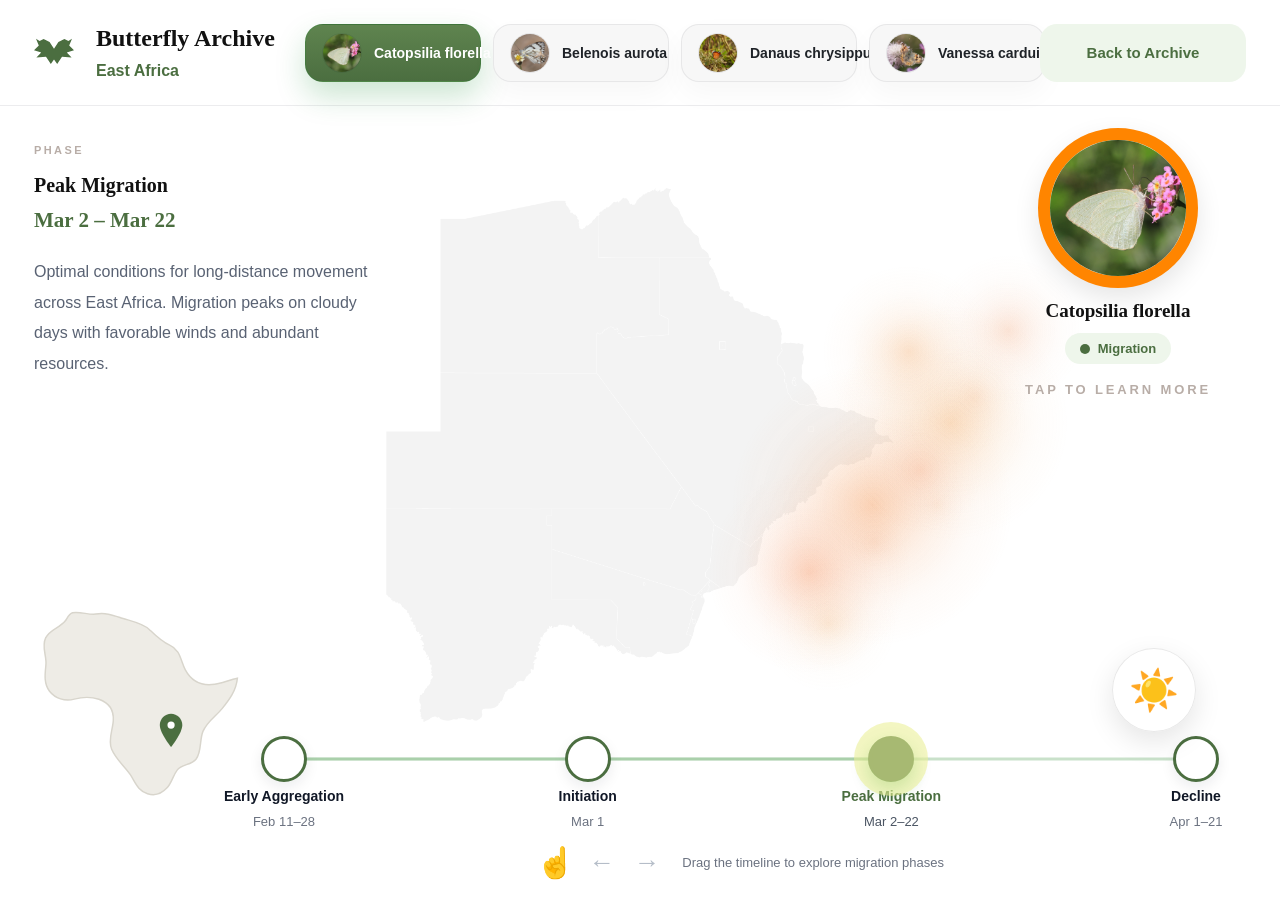
<file: archive-butterflies/butterfly-migration/public/display.html>
<!DOCTYPE html>
<html lang="en">
<head>
  <meta charset="UTF-8">
  <meta name="viewport" content="width=device-width, initial-scale=1.0, user-scalable=no">
  <title>Butterfly Migration Atlas</title>
  <style>
    * { margin:0; padding:0; box-sizing:border-box; -webkit-tap-highlight-color:transparent; }
    html, body {
      width:100vw; height:100vh; overflow:hidden;
      background:#fff;
      font-family:'Helvetica Neue', Helvetica, Arial, sans-serif;
      user-select:none;
      color:#111827;
    }

    /* ── Nav ── */
    #nav {
      position:fixed; top:0; left:0; right:0; height:106px;
      background:rgba(255,255,255,0.94); border-bottom:1px solid rgba(17,24,39,0.08);
      display:grid; grid-template-columns:330px 1fr 250px; align-items:center;
      gap:22px;
      padding:0 50px; z-index:200;
      backdrop-filter:blur(10px);
    }
    #nav-brand {
      position:relative;
      display:grid; grid-template-columns:58px 1fr; align-items:center;
      gap:14px;
      font-family:Georgia, 'Times New Roman', serif;
      font-size:29px; letter-spacing:0; text-transform:none;
      color:#111; padding:0;
      border-right:0;
      margin-right:0; white-space:nowrap; flex-shrink:0;
      font-weight:700;
    }
    #nav-brand::before {
      content:"";
      grid-row:1 / span 2;
      width:54px; height:48px;
      background:#4b6e40;
      clip-path:polygon(50% 38%,61% 17%,76% 8%,86% 14%,95% 7%,88% 28%,100% 43%,82% 50%,94% 66%,70% 63%,58% 86%,50% 72%,42% 86%,30% 63%,6% 66%,18% 50%,0 43%,12% 28%,5% 7%,14% 14%,24% 8%,39% 17%);
    }
    #nav-brand::after {
      content:"East Africa";
      grid-column:2;
      margin-top:-4px;
      font-family:'Helvetica Neue', Helvetica, Arial, sans-serif;
      font-size:18px;
      font-weight:800;
      color:#4b6e40;
    }
    #nav-tabs {
      display:flex; align-items:center; justify-content:center; gap:18px;
      min-width:0;
    }
    .nav-tab {
      min-width:220px; height:64px;
      display:flex; align-items:center; gap:16px; padding:0 22px;
      font-size:17px; letter-spacing:0; text-transform:none;
      color:#1f2328; cursor:pointer;
      background:#f7f7f7;
      border:1px solid rgba(17,24,39,0.07);
      border-radius:18px;
      box-shadow:0 12px 28px rgba(15,23,42,0.035);
      transition:color 0.2s, background 0.2s, transform 0.16s, box-shadow 0.2s;
      white-space:nowrap;
      font-weight:600;
    }
    .nav-tab img {
      width:46px; height:46px; border-radius:50%;
      object-fit:cover;
      border:1px solid rgba(17,24,39,0.08);
      flex:0 0 auto;
    }
    .nav-tab:hover:not(.active) { color:#4b6e40; background:#f1f7ef; }
    .nav-tab:active { transform:scale(0.97); }
    .nav-tab.active {
      color:#fff;
      background:linear-gradient(180deg,#5f844f,#4b6e40);
      border-color:rgba(16,138,44,0.2);
      box-shadow:0 14px 30px rgba(16,138,44,0.22);
    }
    .archive-back {
      justify-self:end;
      width:248px; height:62px;
      display:flex; align-items:center; justify-content:center; gap:14px;
      border:0; border-radius:17px;
      background:#eef6eb;
      color:#4b6e40;
      font-size:18px;
      font-weight:800;
      cursor:pointer;
      transition:transform 0.16s, background 0.2s;
    }
    .archive-back:hover { background:#e5f1e1; }
    .archive-back:active { transform:scale(0.97); }

    /* ── Content area ── */
    #content {
      position:fixed; top:106px; left:0; right:0; bottom:0;
    }

    /* ── Section ── */
    .section {
      position:absolute; inset:0;
      opacity:0; pointer-events:none;
      transition:opacity 0.5s ease;
    }
    .section.active { opacity:1; pointer-events:all; }

    /* ── Map fills entire section ── */
    .map-area {
      position:absolute; inset:0;
    }

    .map-img {
      position:absolute;
      top:44%; left:50%;
      transform:translate(-50%, -50%);
      max-width:72%; max-height:74%;
      object-fit:contain;
      opacity:0.15;
      pointer-events:none;
    }
    .map-img.map-nw { max-width:78%; max-height:74%; opacity:0.16; }
    .map-img.map-north { max-width:78%; max-height:74%; opacity:0.16; }

    .blob-cv {
      position:absolute; top:0; left:0;
      pointer-events:none;
    }

    .cloud-veil {
      position:absolute; inset:0;
      background:rgba(210,218,230,0);
      pointer-events:none;
      transition:background 2s ease; z-index:8;
    }
    .cloud-veil.on { background:rgba(210,218,230,0.22); }

    /* ── LEFT INFO PANEL (floating) ── */
    .info-panel {
      position:absolute;
      top:38px; left:54px;
      width:420px;
      z-index:20; pointer-events:none;
    }

    .info-label {
      font-size:11px; letter-spacing:0.22em; text-transform:uppercase;
      color:#b8ada7; margin-bottom:18px; display:block;
      font-weight:800;
    }

    .phase-name-el {
      font-family:Georgia, 'Times New Roman', serif;
      font-size:22px; font-weight:700; color:#111;
      margin-bottom:12px; line-height:1.12;
      white-space:nowrap;
    }
    .phase-period-el {
      font-family:Georgia, 'Times New Roman', serif;
      font-size:21px; color:#4b6e40; margin-bottom:24px;
      font-weight:700;
    }
    .phase-desc-el {
      max-width:350px;
      font-size:18px; line-height:2.05; color:#596273; font-weight:400;
    }

    /* ── BOTTOM TIMELINE (floating) ── */
    .tl-wrap {
      position:absolute;
      bottom:56px;
      left:318px; right:110px; transform:none;
      width:auto;
      max-width:none;
      z-index:20;
    }

    .tl-track-outer {
      position:relative; height:54px; cursor:pointer;
      display:flex; align-items:center;
    }

    .tl-line-bg {
      position:absolute; left:0; right:0; top:50%;
      height:3px; background:rgba(126,184,130,0.42);
      transform:translateY(-50%); border-radius:999px;
      pointer-events:none;
    }

    .tl-progress-el {
      position:absolute; left:0; top:50%;
      height:3px; background:rgba(126,184,130,0.42);
      transform:translateY(-50%); border-radius:999px;
      pointer-events:none;
    }

    .tl-handle-el {
      position:absolute; top:50%;
      transform:translate(-50%,-50%);
      width:44px; height:44px; border-radius:50%;
      background:#4b6e40; cursor:grab; z-index:4;
      border:3px solid #4b6e40;
      box-shadow:0 8px 18px rgba(23,141,45,0.22);
      transition:transform 0.15s;
    }
    .tl-handle-el::before {
      content:"";
      position:absolute; inset:-18px;
      border-radius:50%;
      background:rgba(235,239,151,0.58);
      z-index:-1;
    }
    .tl-handle-el.dragging {
      cursor:grabbing;
      transform:translate(-50%,-50%) scale(1.3);
    }

    .tl-node-el {
      position:absolute; top:50%;
      transform:translate(-50%,-50%);
      width:46px; height:46px; border-radius:50%;
      background:#fff; border:3px solid #4b6e40;
      pointer-events:none; z-index:2;
      box-shadow:0 5px 14px rgba(15,23,42,0.08);
      transition:background 0.3s, box-shadow 0.3s;
    }
    .tl-node-el.on { background:#fff; }
    .tl-node-el.active {
      background:#4b6e40;
      box-shadow:0 8px 18px rgba(23,141,45,0.22);
    }

    .tl-labels-el {
      position:relative; height:56px; margin-top:2px;
    }

    .tl-lbl-el {
      position:absolute; top:0;
      transform:translateX(-50%);
      text-align:center;
    }
    .tl-lbl-name {
      display:block; font-size:14px; color:#111827;
      transition:color 0.3s; white-space:nowrap;
      font-weight:700;
    }
    .tl-lbl-date {
      display:block; font-size:13px; color:#6b7280; margin-top:10px;
      white-space:nowrap;
    }
    .tl-lbl-el.active .tl-lbl-name { color:#4b6e40; font-weight:800; }
    .tl-lbl-el.active .tl-lbl-date { color:#4b5563; }
    .timeline-hint {
      position:absolute;
      left:50%; bottom:-36px;
      transform:translateX(-50%);
      display:flex; align-items:center; gap:16px;
      color:#6b7280;
      font-size:13px;
      white-space:nowrap;
      pointer-events:none;
    }
    .timeline-hint .hand { font-size:30px; color:#9ca3af; }
    .timeline-hint .arrows { font-size:26px; color:#b5bdc8; letter-spacing:6px; }

    @media (max-width: 760px) {
      .tl-wrap {
        left:50%;
        width:calc(100% - 48px);
      }
      .tl-track-outer { height:58px; }
      .tl-node-el { width:36px; height:36px; border-width:2.5px; }
      .tl-handle-el { width:34px; height:34px; border-width:2.5px; }
      .tl-handle-el::before { inset:-14px; }
      .tl-lbl-name { font-size:8px; }
      .tl-lbl-date { font-size:7px; }
    }

    /* ── WEATHER BUTTON — bottom right ── */
    .weather-btn-el {
      position:absolute;
      right:110px; bottom:176px;
      z-index:20;
      width:96px; height:96px; border-radius:50%;
      background:rgba(255,255,255,0.92);
      border:1px solid rgba(0,0,0,0.09);
      box-shadow:0 10px 28px rgba(0,0,0,0.10);
      display:flex; align-items:center; justify-content:center;
      font-size:46px; cursor:pointer;
      transition:transform 0.16s, box-shadow 0.18s;
    }
    .weather-btn-el:hover { box-shadow:0 4px 24px rgba(0,0,0,0.13); }
    .weather-btn-el:active { transform:scale(0.88); }

    /* ── BUTTERFLY IMAGE — top right ── */
    .butterfly-area {
      position:absolute;
      top:22px; right:72px;
      z-index:20;
      width:280px;
      display:flex; flex-direction:column; align-items:center; gap:12px;
    }

    .butterfly-img-btn {
      width:190px; height:190px;
      border-radius:50%;
      overflow:hidden;
      cursor:pointer;
      transition:transform 0.18s, box-shadow 0.18s, border-color 0.18s;
      background:#fff;
      border:12px solid #ff8500;
      box-shadow:0 10px 26px rgba(0,0,0,0.10);
      display:flex; align-items:center; justify-content:center;
    }
    .butterfly-img-btn:hover { box-shadow:0 14px 34px rgba(0,0,0,0.14); }
    .butterfly-img-btn:active { transform:scale(0.94); }
    .butterfly-img-btn img {
      width:100%; height:100%; object-fit:cover; padding:0;
    }
    /* placeholder if no image */
    .butterfly-placeholder {
      font-size:48px; line-height:1;
    }

    .butterfly-tap-hint {
      font-size:13px; letter-spacing:0.22em; text-transform:uppercase;
      color:#b8ada7; text-align:center; max-width:220px; line-height:1.5;
      font-weight:800;
      margin-top:4px;
    }
    .species-name {
      font-family:Georgia, 'Times New Roman', serif;
      font-size:21px;
      line-height:1.12;
      font-weight:700;
      color:#111;
      text-align:center;
    }
    .species-pill {
      display:inline-flex; align-items:center; gap:8px;
      min-height:31px; padding:0 15px;
      border-radius:999px;
      background:#eef6eb;
      color:#4b6e40;
      font-size:13px;
      font-weight:800;
    }
    .species-pill::before {
      content:"";
      width:10px; height:10px;
      border-radius:50%;
      background:#4b6e40;
    }

    /* ── AFRICA LOCATOR — bottom left ── */
    .locator-wrap {
      position:absolute;
      top:500px; left:54px;
      z-index:20;
      display:flex; flex-direction:column; gap:8px;
    }

    .locator-label {
      display:none;
      font-size:11px; letter-spacing:0.22em; text-transform:uppercase;
      color:#b8ada7;
      font-weight:800;
      margin-bottom:4px;
    }

    .locator-map {
      width:256px; height:256px;
      border:0;
      border-radius:0;
      background:transparent;
      position:relative; overflow:hidden;
      padding:0;
    }

    .locator-map svg {
      width:100%; height:100%;
    }
    .locator-map img {
      display:block;
      width:100%;
      height:100%;
      object-fit:contain;
    }
    .locator-place {
      display:none;
      color:#4b6e40;
      font-size:18px;
      font-weight:800;
      margin:6px 4px 0;
    }
    .locator-coords {
      display:none;
      color:#6b7280;
      font-size:17px;
      font-weight:500;
      margin:10px 4px 0;
    }

    /* highlight rect on locator */
    .locator-highlight {
      position:absolute;
      background:rgba(244,162,97,0.35);
      border:1.5px solid rgba(244,162,97,0.7);
      border-radius:2px;
      transition:all 0.4s;
    }

    @media (max-width: 1500px) {
      #nav {
        grid-template-columns:280px 1fr 210px;
        gap:16px;
        padding:0 34px;
      }
      #nav-brand { font-size:24px; grid-template-columns:48px 1fr; }
      #nav-brand::before { width:40px; height:32px; }
      #nav-brand::after { font-size:16px; }
      #nav-tabs { gap:12px; }
      .nav-tab {
        min-width:176px;
        height:58px;
        gap:12px;
        padding:0 16px;
        font-size:14px;
      }
      .nav-tab img { width:40px; height:40px; }
      .archive-back {
        width:206px;
        height:58px;
        font-size:15px;
      }
      .info-panel { left:34px; width:360px; }
      .phase-name-el { font-size:20px; }
      .species-name { font-size:19px; }
      .phase-desc-el { font-size:16px; line-height:1.9; }
      .locator-wrap { left:34px; }
      .locator-map { width:210px; height:210px; }
      .locator-map svg,
      .locator-map img { height:100%; }
      .butterfly-area { right:42px; width:240px; }
      .butterfly-img-btn { width:160px; height:160px; }
      .tl-wrap { left:284px; right:84px; }
      .weather-btn-el {
        right:84px;
        bottom:168px;
        width:84px;
        height:84px;
        font-size:40px;
      }
    }

    /* ── POPUP CARD ── */
    .popup-overlay {
      position:fixed; inset:0;
      background:rgba(0,0,0,0.18);
      z-index:300; opacity:0; pointer-events:none;
      transition:opacity 0.3s;
      display:flex; align-items:center; justify-content:center;
    }
    .popup-overlay.visible { opacity:1; pointer-events:all; }

    .popup-card {
      background:#fff; border-radius:12px;
      padding:36px 40px;
      max-width:480px; width:90%;
      box-shadow:0 12px 48px rgba(0,0,0,0.15);
      transform:translateY(12px); transition:transform 0.3s;
      position:relative;
    }
    .popup-overlay.visible .popup-card { transform:translateY(0); }

    .popup-close {
      position:absolute; top:16px; right:20px;
      font-size:22px; color:#bbb; cursor:pointer; line-height:1;
      background:none; border:none;
    }
    .popup-close:hover { color:#555; }

    .popup-img {
      width:120px; height:120px; object-fit:cover;
      float:right; margin:0 0 12px 20px;
      background:#f8f6f2;
      border:1px solid rgba(0,0,0,0.09);
      border-radius:4px; padding:0;
      cursor:zoom-in;
      display:block;
    }

    .image-overlay {
      position:fixed; inset:0;
      background:rgba(0,0,0,0.72);
      z-index:420; opacity:0; pointer-events:none;
      transition:opacity 0.25s;
      display:flex; align-items:center; justify-content:center;
      padding:34px;
    }
    .image-overlay.visible { opacity:1; pointer-events:all; }
    .image-viewer-img {
      max-width:min(88vw, 1100px);
      max-height:86vh;
      object-fit:contain;
      background:#fff;
      border-radius:8px;
      box-shadow:0 18px 64px rgba(0,0,0,0.34);
    }
    .image-viewer-close {
      position:absolute; top:24px; right:28px;
      width:38px; height:38px; border-radius:50%;
      border:1px solid rgba(255,255,255,0.28);
      background:rgba(255,255,255,0.12);
      color:#fff; font-size:24px; line-height:1;
      cursor:pointer;
    }

    .popup-species {
      font-size:10px; letter-spacing:2px; text-transform:uppercase;
      color:#b8b0a8; margin-bottom:8px;
    }
    .popup-name {
      font-size:22px; font-weight:500; color:#1a1a1a;
      margin-bottom:4px; font-style:italic;
    }
    .popup-common {
      font-size:13px; color:#888; margin-bottom:20px;
    }
    .popup-divider {
      height:1px; background:rgba(0,0,0,0.07); margin:16px 0;
    }
    .popup-row {
      display:flex; gap:8px; margin-bottom:10px; align-items:baseline;
    }
    .popup-row-label {
      font-size:9px; letter-spacing:2px; text-transform:uppercase;
      color:#b8b0a8; width:88px; flex-shrink:0;
    }
    .popup-row-val {
      font-size:12.5px; color:#555; line-height:1.6;
    }

    /* ── Placeholder sections ── */
    .ph-wrap {
      position:absolute; inset:0;
      display:flex; flex-direction:column;
      align-items:center; justify-content:center; gap:12px;
    }
    .ph-region  { font-size:9px; letter-spacing:3px; text-transform:uppercase; color:#d4cec8; }
    .ph-species { font-size:30px; font-weight:300; font-style:italic; color:#e0dbd6; }
    .ph-soon    { font-size:9px; letter-spacing:2px; text-transform:uppercase; color:#e8e4e0; margin-top:8px; }
  </style>
</head>
<body>

<!-- Nav -->
<div id="nav">
  <div id="nav-brand">Butterfly Archive</div>
  <div id="nav-tabs">
    <div class="nav-tab active" onclick="switchTo(0)">
      <img src="Catopsilia florella.jpg" alt="">
      <span>Catopsilia florella</span>
    </div>
    <div class="nav-tab" onclick="switchTo(1)">
      <img src="Belenois aurota.jpg" alt="">
      <span>Belenois aurota</span>
    </div>
    <div class="nav-tab" onclick="switchTo(2)">
      <img src="Danaus chrysippus.jpg" alt="">
      <span>Danaus chrysippus</span>
    </div>
    <div class="nav-tab" onclick="switchTo(3)">
      <img src="Vanessa cardui.jpg" alt="">
      <span>Vanessa cardui</span>
    </div>
  </div>
  <button class="archive-back" type="button" onclick="window.top.location.href=location.pathname.includes('/assets/')?'../../../../index.html':'/archive/index.html'">
    <span>Back to Archive</span>
  </button>
</div>

<div id="content">

<!-- ══════════════════════════════════════════
     SECTION 0 — Catopsilia florella
══════════════════════════════════════════ -->
<div class="section active" id="s0">
  <div class="map-area" id="map-area-0">
    <img class="map-img" src="map.png" alt="Botswana">
    <canvas class="blob-cv" id="blob-cv-0"></canvas>
    <div class="cloud-veil" id="cloud-veil-0"></div>
  </div>

  <!-- Left info -->
  <div class="info-panel">
    <span class="info-label">Phase</span>
    <div class="phase-name-el"   id="pname-0"></div>
    <div class="phase-period-el" id="pperiod-0"></div>
    <div class="phase-desc-el"   id="pdesc-0"></div>
  </div>

  <!-- Bottom timeline -->
  <div class="tl-wrap" id="tl-wrap-0">
    <div class="tl-track-outer" id="tl-track-0">
      <div class="tl-line-bg"></div>
      <div class="tl-progress-el" id="tl-prog-0"></div>
      <div class="tl-handle-el"   id="tl-hdl-0"></div>
    </div>
    <div class="tl-labels-el" id="tl-lbls-0"></div>
    <div class="timeline-hint"><span class="hand">☝</span><span class="arrows">← →</span><span>Drag the timeline to explore migration phases</span></div>
  </div>

  <!-- Weather btn -->
  <div class="weather-btn-el" id="wx-btn-0" onclick="toggleWeather(0)">☀️</div>

  <!-- Butterfly -->
  <div class="butterfly-area">
    <div class="butterfly-img-btn" onclick="openPopup(0)">
      <img src="Catopsilia florella.jpg" alt="Catopsilia florella">
    </div>
    <div class="species-name">Catopsilia florella</div>
    <div class="species-pill">Migration</div>
    <div class="butterfly-tap-hint">Tap to learn more</div>
  </div>

  <!-- Africa locator -->
  <div class="locator-wrap">
    <div class="locator-label">Location in Africa</div>
    <div class="locator-map" id="locator-0">
      <img src="africa-location-map.svg" alt="Africa map with East Africa location marker">
      <div class="locator-place">East Africa</div>
      <div class="locator-coords">1.29° S, 36.82° E</div>
    </div>
  </div>
</div>

<!-- ══════════════════════════════════════════
     SECTION 1 — Belenois aurota
══════════════════════════════════════════ -->
<div class="section" id="s1">
  <div class="map-area" id="map-area-1">
    <img class="map-img" src="sa-map.png" alt="South Africa"
         style="opacity:0.13; max-width:72%; max-height:74%;">
    <canvas class="blob-cv" id="blob-cv-1"></canvas>
    <div class="cloud-veil" id="cloud-veil-1"></div>
  </div>

  <div class="info-panel">
    <span class="info-label">Phase</span>
    <div class="phase-name-el"   id="pname-1"></div>
    <div class="phase-period-el" id="pperiod-1"></div>
    <div class="phase-desc-el"   id="pdesc-1"></div>
  </div>

  <div class="tl-wrap" id="tl-wrap-1">
    <div class="tl-track-outer" id="tl-track-1">
      <div class="tl-line-bg"></div>
      <div class="tl-progress-el" id="tl-prog-1"></div>
      <div class="tl-handle-el"   id="tl-hdl-1"></div>
    </div>
    <div class="tl-labels-el" id="tl-lbls-1"></div>
    <div class="timeline-hint"><span class="hand">☝</span><span class="arrows">← →</span><span>Drag the timeline to explore migration phases</span></div>
  </div>

  <div class="weather-btn-el" id="wx-btn-1" onclick="toggleWeather(1)">☀️</div>

  <div class="butterfly-area">
    <div class="butterfly-img-btn" onclick="openPopup(1)">
      <img src="Belenois aurota.jpg" alt="Belenois aurota">
    </div>
    <div class="species-name">Belenois aurota</div>
    <div class="species-pill">Migration</div>
    <div class="butterfly-tap-hint">Tap to learn more</div>
  </div>

  <div class="locator-wrap">
    <div class="locator-label">Location in Africa</div>
    <div class="locator-map">
      <img src="africa-location-map.svg" alt="Africa map with East Africa location marker">
      <div class="locator-place">East Africa</div>
      <div class="locator-coords">1.29° S, 36.82° E</div>
    </div>
  </div>
</div>

<!-- ══════════════════════════════════════════
     SECTION 2 — Danaus chrysippus
══════════════════════════════════════════ -->
<div class="section" id="s2">
  <div class="map-area" id="map-area-2">
    <img class="map-img map-nw" src="nw-africa.png" alt="Northwest Africa">
    <canvas class="blob-cv" id="blob-cv-2"></canvas>
    <div class="cloud-veil" id="cloud-veil-2"></div>
  </div>

  <div class="info-panel">
    <span class="info-label">Phase</span>
    <div class="phase-name-el"   id="pname-2"></div>
    <div class="phase-period-el" id="pperiod-2"></div>
    <div class="phase-desc-el"   id="pdesc-2"></div>
  </div>

  <div class="tl-wrap" id="tl-wrap-2">
    <div class="tl-track-outer" id="tl-track-2">
      <div class="tl-line-bg"></div>
      <div class="tl-progress-el" id="tl-prog-2"></div>
      <div class="tl-handle-el"   id="tl-hdl-2"></div>
    </div>
    <div class="tl-labels-el" id="tl-lbls-2"></div>
    <div class="timeline-hint"><span class="hand">☝</span><span class="arrows">← →</span><span>Drag the timeline to explore migration phases</span></div>
  </div>

  <div class="weather-btn-el" id="wx-btn-2" onclick="toggleWeather(2)">☀️</div>

  <div class="butterfly-area">
    <div class="butterfly-img-btn" onclick="openPopup(2)">
      <img src="Danaus chrysippus.jpg" alt="Danaus chrysippus">
    </div>
    <div class="species-name">Danaus chrysippus</div>
    <div class="species-pill">Migration</div>
    <div class="butterfly-tap-hint">Tap to learn more</div>
  </div>

  <div class="locator-wrap">
    <div class="locator-label">Location in Africa</div>
    <div class="locator-map">
      <img src="africa-location-map.svg" alt="Africa map">
      <div class="locator-place">Western Africa</div>
      <div class="locator-coords">20.25° N, 10.25° W</div>
    </div>
  </div>
</div>

<!-- ══════════════════════════════════════════
     SECTION 3 — Vanessa cardui
══════════════════════════════════════════ -->
<div class="section" id="s3">
  <div class="map-area" id="map-area-3">
    <img class="map-img map-north" src="n-africa.png" alt="Europe and North Africa">
    <canvas class="blob-cv" id="blob-cv-3"></canvas>
    <div class="cloud-veil" id="cloud-veil-3"></div>
  </div>

  <div class="info-panel">
    <span class="info-label">Phase</span>
    <div class="phase-name-el"   id="pname-3"></div>
    <div class="phase-period-el" id="pperiod-3"></div>
    <div class="phase-desc-el"   id="pdesc-3"></div>
  </div>

  <div class="tl-wrap" id="tl-wrap-3">
    <div class="tl-track-outer" id="tl-track-3">
      <div class="tl-line-bg"></div>
      <div class="tl-progress-el" id="tl-prog-3"></div>
      <div class="tl-handle-el"   id="tl-hdl-3"></div>
    </div>
    <div class="tl-labels-el" id="tl-lbls-3"></div>
    <div class="timeline-hint"><span class="hand">☝</span><span class="arrows">← →</span><span>Drag the timeline to explore migration phases</span></div>
  </div>

  <div class="weather-btn-el" id="wx-btn-3" onclick="toggleWeather(3)">☀️</div>

  <div class="butterfly-area">
    <div class="butterfly-img-btn" onclick="openPopup(3)">
      <img src="Vanessa cardui.jpg" alt="Vanessa cardui">
    </div>
    <div class="species-name">Vanessa cardui</div>
    <div class="species-pill">Migration</div>
    <div class="butterfly-tap-hint">Tap to learn more</div>
  </div>

  <div class="locator-wrap">
    <div class="locator-label">Migration region</div>
    <div class="locator-map">
      <img src="africa-location-map.svg" alt="Africa map">
      <div class="locator-place">North Africa</div>
      <div class="locator-coords">23.42° N, 25.66° E</div>
    </div>
  </div>
</div>

</div><!-- /content -->

<!-- ══════════════════════════════════════════
     POPUP CARDS
══════════════════════════════════════════ -->
<div class="popup-overlay" id="popup-overlay" onclick="closePopupOutside(event)">
  <div class="popup-card" id="popup-card">
    <button class="popup-close" onclick="closePopup()">×</button>
    <div id="popup-content"></div>
  </div>
</div>

<div class="image-overlay" id="image-overlay" onclick="closeImageViewerOutside(event)">
  <button class="image-viewer-close" onclick="closeImageViewer()">×</button>
  <img class="image-viewer-img" id="image-viewer-img" alt="">
</div>

<script>
// ══════════════════════════════════════════════════════════
// BUTTERFLY INFO DATA
// ══════════════════════════════════════════════════════════
const BUTTERFLY_INFO = [
  {
    species:    'Catopsilia florella',
    common:     'African Emigrant',
    imgSrc:     'Catopsilia florella.jpg',
    region:     'Sub-Saharan Africa · Botswana',
    season:     'February – April',
    direction:  'West to ENE',
    pattern:    'Mass directional migration',
    morph:      'White morph females predominate',
    note:       'Migration pauses completely on cloudy days and resumes when sunny — one of the clearest examples of weather-dependent butterfly migration recorded in Africa.',
  },
  {
    species:    'Belenois aurota',
    common:     'Brown-veined White',
    imgSrc:     'Belenois aurota.jpg',
    region:     'South Africa → Mozambique',
    season:     'December – February',
    direction:  'West to East (Atlantic → Indian Ocean)',
    pattern:    'Burst migration, weather-driven',
    morph:      'White with brown veining',
    note:       'Nearly all individuals die attempting to cross the Indian Ocean to Madagascar. The migration has shifted ~2.9 days earlier per decade, linked to rising temperatures — a documented climate signal.',
  },
  {
    species:    'Danaus chrysippus',
    common:     'African Monarch',
    imgSrc:     'Danaus chrysippus.jpg',
    region:     'Western Africa · Mauritania and Sahel',
    season:     'February – April',
    direction:  'Diffuse northward dispersal',
    pattern:    'Opportunistic movement around host plants',
    morph:      'f. alcippus noted in Mauritania',
    note:       'Dispersal is variable rather than corridor-bound. The species can cross deserts and large water bodies, but settlement follows milkweed host plants and suitable breeding conditions.',
  },
  {
    species:    'Vanessa cardui',
    common:     'Painted Lady',
    imgSrc:     'Vanessa cardui.jpg',
    region:     'Europe · Mediterranean · North and Tropical Africa',
    season:     'July – May',
    direction:  'Autumn southward; spring northward',
    pattern:    'Annual multi-generation migration',
    morph:      'Orange and black painted lady pattern',
    note:       'Autumn migrants move from Europe across the Mediterranean, Sahara and Sahel into tropical Africa. Spring generations return northward, with journeys exceeding 4,000 km in a single generation.',
  },
];

// ══════════════════════════════════════════════════════════
// SECTION DATA
// ══════════════════════════════════════════════════════════
const S0 = {
  id: 0,
  initialPhase: 2,
  phases: [
    { name:'Early Aggregation', period:'Feb 11 – Feb 28',
      desc:'Non-migratory individuals gather in large numbers in wetlands along the southern border of Botswana. White morph females predominate.' },
    { name:'Initiation',        period:'Mar 1',
      desc:'Oriented flight begins to appear in Mabuasehube Protected Area. Direction is unstable, gradually aligning toward ENE.' },
    { name:'Peak Migration',    period:'Mar 2 – Mar 22',
      desc:'Optimal conditions for long-distance movement across East Africa. Migration peaks on cloudy days with favorable winds and abundant resources.' },
    { name:'Decline',           period:'Apr 1 – Apr 21',
      desc:'Main migration concludes in early April. Sporadic activity continues in the northern regions until late April.' },
  ],
  tlData: [
    { pct:0,    name:'Early Aggregation', date:'Feb 11–28' },
    { pct:33.3, name:'Initiation',        date:'Mar 1' },
    { pct:66.6, name:'Peak Migration',    date:'Mar 2–22' },
    { pct:100,  name:'Decline',           date:'Apr 1–21' },
  ],
  blobPhases: [
    [
      { fx:0.22, fy:0.78, r:90, h:340, s:72, l:70, a:0.28 },
      { fx:0.29, fy:0.72, r:72, h:320, s:65, l:73, a:0.22 },
      { fx:0.25, fy:0.84, r:62, h:355, s:60, l:68, a:0.18 },
      { fx:0.26, fy:0.79, r:16, h:340, s:50, l:75, a:0.04 },
      { fx:0.31, fy:0.74, r:13, h:330, s:50, l:75, a:0.03 },
      { fx:0.24, fy:0.82, r:11, h:345, s:50, l:75, a:0.02 },
      { fx:0.23, fy:0.80, r:9,  h:340, s:50, l:75, a:0.02 },
      { fx:0.27, fy:0.77, r:8,  h:340, s:50, l:75, a:0.02 },
      { fx:0.24, fy:0.81, r:7,  h:340, s:50, l:75, a:0.01 },
      { fx:0.26, fy:0.83, r:6,  h:340, s:50, l:75, a:0.01 },
    ],
    [
      { fx:0.60, fy:0.74, r:85, h:42, s:82, l:66, a:0.26 },
      { fx:0.66, fy:0.68, r:68, h:50, s:78, l:68, a:0.20 },
      { fx:0.54, fy:0.78, r:58, h:38, s:75, l:70, a:0.17 },
      { fx:0.25, fy:0.79, r:40, h:42, s:60, l:72, a:0.09 },
      { fx:0.29, fy:0.83, r:30, h:48, s:55, l:74, a:0.06 },
      { fx:0.63, fy:0.71, r:24, h:45, s:70, l:70, a:0.09 },
      { fx:0.57, fy:0.75, r:18, h:40, s:65, l:72, a:0.06 },
      { fx:0.65, fy:0.76, r:14, h:42, s:60, l:73, a:0.05 },
      { fx:0.51, fy:0.72, r:11, h:38, s:55, l:74, a:0.04 },
      { fx:0.67, fy:0.73, r:9,  h:45, s:55, l:74, a:0.03 },
    ],
    [
      { fx:0.68, fy:0.50, r:95, h:25, s:88, l:63, a:0.28 },
      { fx:0.74, fy:0.40, r:78, h:30, s:85, l:65, a:0.24 },
      { fx:0.63, fy:0.59, r:70, h:20, s:90, l:62, a:0.22 },
      { fx:0.71, fy:0.31, r:63, h:28, s:85, l:64, a:0.19 },
      { fx:0.79, fy:0.28, r:56, h:22, s:82, l:65, a:0.16 },
      { fx:0.65, fy:0.65, r:48, h:32, s:80, l:66, a:0.13 },
      { fx:0.72, fy:0.46, r:42, h:18, s:85, l:63, a:0.12 },
      { fx:0.76, fy:0.37, r:35, h:26, s:80, l:65, a:0.10 },
      { fx:0.68, fy:0.55, r:27, h:22, s:78, l:66, a:0.08 },
      { fx:0.73, fy:0.50, r:20, h:28, s:75, l:67, a:0.06 },
    ],
    [
      { fx:0.52, fy:0.12, r:85, h:200, s:52, l:68, a:0.24 },
      { fx:0.57, fy:0.08, r:66, h:210, s:48, l:70, a:0.18 },
      { fx:0.47, fy:0.16, r:54, h:195, s:45, l:72, a:0.14 },
      { fx:0.53, fy:0.11, r:26, h:205, s:42, l:73, a:0.07 },
      { fx:0.50, fy:0.14, r:18, h:200, s:40, l:74, a:0.05 },
      { fx:0.52, fy:0.12, r:12, h:205, s:38, l:75, a:0.03 },
      { fx:0.51, fy:0.13, r:9,  h:200, s:38, l:75, a:0.02 },
      { fx:0.53, fy:0.11, r:8,  h:200, s:38, l:75, a:0.02 },
      { fx:0.52, fy:0.14, r:7,  h:200, s:38, l:75, a:0.01 },
      { fx:0.50, fy:0.12, r:6,  h:200, s:38, l:75, a:0.01 },
    ],
  ],
};

const S1 = {
  id: 1,
  phases: [
    { name:'West Coast Initiation', period:'December',
      desc:'Rising butterfly numbers trigger collective restlessness along South Africa\'s Atlantic west coast. Flight shifts from calm to erratic. Coastal colonies join inland populations forming large-scale movement.' },
    { name:'Inland Surge',          period:'December – January',
      desc:'Butterflies travel eastward along three primary inland routes through the Northern and Western Cape, converging toward Gauteng, the Free State, and KwaZulu-Natal.' },
    { name:'Peak — Sea of White',   period:'January – February',
      desc:'Vast numbers stream through Gauteng and Mpumalanga, creating a spectacular "sea of white butterflies." Strongly affected by weather — burst events follow warm sunny days.' },
    { name:'Ocean Crossing Attempt', period:'February',
      desc:'Most individuals reach Mozambique and fly east into the Indian Ocean attempting to reach Madagascar. Nearly all perish mid-ocean from dehydration — an example of population-scale natural mortality.' },
  ],
  tlData: [
    { pct:0,    name:'Initiation',     date:'Dec' },
    { pct:33.3, name:'Inland Surge',   date:'Dec–Jan' },
    { pct:66.6, name:'Peak',           date:'Jan–Feb' },
    { pct:100,  name:'Ocean Crossing', date:'Feb' },
  ],
  blobPhases: [
    [
      { fx:0.10, fy:0.45, r:85, h:280, s:68, l:68, a:0.26 },
      { fx:0.14, fy:0.60, r:68, h:265, s:62, l:70, a:0.20 },
      { fx:0.08, fy:0.55, r:58, h:295, s:65, l:66, a:0.17 },
      { fx:0.12, fy:0.70, r:38, h:270, s:58, l:72, a:0.12 },
      { fx:0.06, fy:0.48, r:30, h:285, s:60, l:70, a:0.09 },
      { fx:0.11, fy:0.52, r:20, h:275, s:55, l:73, a:0.06 },
      { fx:0.13, fy:0.64, r:15, h:280, s:52, l:74, a:0.04 },
      { fx:0.09, fy:0.58, r:11, h:270, s:50, l:75, a:0.03 },
      { fx:0.15, fy:0.68, r:9,  h:280, s:50, l:75, a:0.02 },
      { fx:0.07, fy:0.62, r:7,  h:275, s:50, l:75, a:0.02 },
    ],
    [
      { fx:0.32, fy:0.38, r:78, h:60,  s:75, l:68, a:0.24 },
      { fx:0.42, fy:0.52, r:70, h:55,  s:70, l:66, a:0.22 },
      { fx:0.28, fy:0.62, r:62, h:65,  s:72, l:70, a:0.18 },
      { fx:0.38, fy:0.30, r:50, h:50,  s:68, l:68, a:0.15 },
      { fx:0.48, fy:0.60, r:44, h:58,  s:65, l:70, a:0.12 },
      { fx:0.22, fy:0.55, r:35, h:62,  s:62, l:72, a:0.10 },
      { fx:0.36, fy:0.45, r:26, h:55,  s:60, l:71, a:0.08 },
      { fx:0.46, fy:0.35, r:20, h:58,  s:58, l:72, a:0.06 },
      { fx:0.30, fy:0.68, r:15, h:60,  s:55, l:73, a:0.05 },
      { fx:0.52, fy:0.48, r:11, h:55,  s:52, l:74, a:0.04 },
    ],
    [
      { fx:0.65, fy:0.32, r:92, h:38,  s:85, l:65, a:0.28 },
      { fx:0.72, fy:0.48, r:76, h:42,  s:80, l:63, a:0.24 },
      { fx:0.60, fy:0.55, r:70, h:35,  s:82, l:66, a:0.22 },
      { fx:0.68, fy:0.24, r:62, h:45,  s:78, l:64, a:0.18 },
      { fx:0.76, fy:0.58, r:55, h:40,  s:76, l:65, a:0.15 },
      { fx:0.63, fy:0.40, r:46, h:38,  s:80, l:66, a:0.12 },
      { fx:0.74, fy:0.38, r:38, h:42,  s:75, l:65, a:0.10 },
      { fx:0.68, fy:0.62, r:30, h:36,  s:78, l:66, a:0.08 },
      { fx:0.72, fy:0.30, r:22, h:40,  s:72, l:67, a:0.06 },
      { fx:0.66, fy:0.50, r:16, h:38,  s:70, l:68, a:0.05 },
    ],
    [
      { fx:0.88, fy:0.38, r:72, h:195, s:50, l:72, a:0.20 },
      { fx:0.93, fy:0.30, r:56, h:205, s:45, l:74, a:0.14 },
      { fx:0.86, fy:0.48, r:48, h:188, s:48, l:73, a:0.12 },
      { fx:0.91, fy:0.24, r:36, h:200, s:42, l:75, a:0.09 },
      { fx:0.95, fy:0.42, r:28, h:210, s:40, l:76, a:0.07 },
      { fx:0.89, fy:0.35, r:20, h:195, s:38, l:77, a:0.05 },
      { fx:0.94, fy:0.50, r:14, h:200, s:36, l:77, a:0.04 },
      { fx:0.92, fy:0.28, r:10, h:205, s:35, l:78, a:0.03 },
      { fx:0.97, fy:0.38, r:7,  h:200, s:34, l:78, a:0.02 },
      { fx:0.90, fy:0.44, r:5,  h:195, s:33, l:78, a:0.01 },
    ],
  ],
};

const S2 = {
  id: 2,
  phases: [
    { name:'Early Aggregation', period:'Feb 11 – Feb 28',
      desc:'Large numbers gather around wetlands and milkweed-rich habitats in western Africa, especially where host plants are abundant.' },
    { name:'Initiation', period:'Mar 1',
      desc:'Northward dispersal begins. Movement is irregular at first and individual directions remain unstable.' },
    { name:'Peak Period', period:'Mar 2 – Mar 22',
      desc:'Wide northward expansion spreads across Mauritania and surrounding regions. Danaus chrysippus f. alcippus disperses broadly, with no stable corridor observed.' },
    { name:'Decline Period', period:'Apr 1 – Apr 21',
      desc:'Movement decreases and butterflies scatter into suitable habitats where milkweed host plants support breeding and settlement.' },
  ],
  tlData: [
    { pct:0,    name:'Aggregation', date:'Feb 11–28' },
    { pct:33.3, name:'Initiation',  date:'Mar 1' },
    { pct:66.6, name:'Peak Period', date:'Mar 2–22' },
    { pct:100,  name:'Decline',     date:'Apr 1–21' },
  ],
  blobPhases: [
    [
      { fx:0.27, fy:0.70, r:76, h:18, s:88, l:64, a:0.24 },
      { fx:0.32, fy:0.65, r:68, h:24, s:86, l:66, a:0.21 },
      { fx:0.24, fy:0.76, r:56, h:14, s:88, l:65, a:0.17 },
      { fx:0.36, fy:0.58, r:46, h:28, s:80, l:68, a:0.12 },
      { fx:0.30, fy:0.73, r:32, h:20, s:76, l:70, a:0.09 },
      { fx:0.22, fy:0.68, r:28, h:16, s:74, l:70, a:0.07 },
      { fx:0.34, fy:0.71, r:18, h:24, s:70, l:72, a:0.05 },
      { fx:0.28, fy:0.62, r:15, h:20, s:68, l:73, a:0.04 },
      { fx:0.25, fy:0.72, r:10, h:18, s:64, l:74, a:0.03 },
      { fx:0.31, fy:0.66, r:8,  h:22, s:62, l:75, a:0.02 },
    ],
    [
      { fx:0.36, fy:0.61, r:82, h:22, s:90, l:63, a:0.25 },
      { fx:0.42, fy:0.54, r:72, h:18, s:88, l:64, a:0.22 },
      { fx:0.30, fy:0.66, r:58, h:28, s:85, l:66, a:0.18 },
      { fx:0.46, fy:0.48, r:52, h:16, s:86, l:65, a:0.15 },
      { fx:0.38, fy:0.70, r:42, h:24, s:80, l:68, a:0.12 },
      { fx:0.50, fy:0.58, r:36, h:20, s:78, l:69, a:0.10 },
      { fx:0.33, fy:0.55, r:26, h:26, s:74, l:70, a:0.07 },
      { fx:0.44, fy:0.64, r:20, h:18, s:72, l:72, a:0.05 },
      { fx:0.48, fy:0.52, r:14, h:24, s:70, l:73, a:0.04 },
      { fx:0.39, fy:0.58, r:10, h:20, s:68, l:74, a:0.03 },
    ],
    [
      { fx:0.42, fy:0.53, r:96, h:20, s:92, l:61, a:0.28 },
      { fx:0.55, fy:0.46, r:86, h:18, s:90, l:62, a:0.25 },
      { fx:0.32, fy:0.62, r:78, h:26, s:90, l:63, a:0.23 },
      { fx:0.48, fy:0.68, r:70, h:24, s:86, l:64, a:0.20 },
      { fx:0.62, fy:0.58, r:64, h:16, s:86, l:65, a:0.18 },
      { fx:0.38, fy:0.74, r:54, h:30, s:82, l:66, a:0.15 },
      { fx:0.58, fy:0.38, r:48, h:18, s:80, l:67, a:0.12 },
      { fx:0.46, fy:0.48, r:38, h:22, s:78, l:68, a:0.10 },
      { fx:0.52, fy:0.61, r:28, h:20, s:74, l:70, a:0.08 },
      { fx:0.35, fy:0.57, r:20, h:24, s:72, l:71, a:0.06 },
    ],
    [
      { fx:0.30, fy:0.66, r:70, h:28, s:78, l:68, a:0.20 },
      { fx:0.44, fy:0.58, r:64, h:22, s:76, l:69, a:0.18 },
      { fx:0.57, fy:0.52, r:58, h:18, s:74, l:70, a:0.16 },
      { fx:0.68, fy:0.62, r:50, h:26, s:72, l:70, a:0.13 },
      { fx:0.40, fy:0.76, r:46, h:30, s:72, l:71, a:0.11 },
      { fx:0.24, fy:0.72, r:36, h:24, s:70, l:72, a:0.09 },
      { fx:0.52, fy:0.70, r:30, h:20, s:68, l:73, a:0.07 },
      { fx:0.62, fy:0.44, r:24, h:18, s:66, l:74, a:0.05 },
      { fx:0.34, fy:0.52, r:18, h:26, s:64, l:74, a:0.04 },
      { fx:0.48, fy:0.62, r:12, h:22, s:62, l:75, a:0.03 },
    ],
  ],
};

const S3 = {
  id: 3,
  phases: [
    { name:'Early Aggregation', period:'Jul – Aug',
      desc:'Large breeding populations grow across Europe and the Mediterranean region during summer.' },
    { name:'Initiation', period:'Sep – Oct',
      desc:'Southward migration begins in autumn. Butterflies leave Europe and cross the Mediterranean Sea and the mountains of North Africa.' },
    { name:'Peak Period', period:'Oct – Nov',
      desc:'Mass migration crosses the Sahara and Sahel. Migrants continue into tropical Africa and may travel over 4,000 km in a single generation.' },
    { name:'Decline / Breeding', period:'Dec – Feb',
      desc:'Migration slows as butterflies breed abundantly across tropical savannahs and highlands.' },
    { name:'Return Migration', period:'Mar – May',
      desc:'New generations move northward with warming conditions, crossing the Sahel, Sahara and Mediterranean to Europe.' },
  ],
  tlData: [
    { pct:0,   name:'Aggregation', date:'Jul–Aug' },
    { pct:25,  name:'Initiation',  date:'Sep–Oct' },
    { pct:50,  name:'Peak Period', date:'Oct–Nov' },
    { pct:75,  name:'Breeding',    date:'Dec–Feb' },
    { pct:100, name:'Return',      date:'Mar–May' },
  ],
  blobPhases: [
    [
      { fx:0.43, fy:0.26, r:82, h:282, s:58, l:62, a:0.22 },
      { fx:0.52, fy:0.22, r:78, h:286, s:60, l:64, a:0.24 },
      { fx:0.61, fy:0.25, r:74, h:276, s:56, l:64, a:0.20 },
      { fx:0.49, fy:0.31, r:58, h:288, s:54, l:66, a:0.17 },
      { fx:0.68, fy:0.29, r:48, h:280, s:52, l:67, a:0.13 },
      { fx:0.36, fy:0.33, r:42, h:284, s:50, l:68, a:0.11 },
      { fx:0.56, fy:0.34, r:30, h:278, s:48, l:69, a:0.08 },
      { fx:0.45, fy:0.20, r:22, h:286, s:46, l:70, a:0.06 },
      { fx:0.63, fy:0.21, r:16, h:280, s:44, l:72, a:0.04 },
      { fx:0.50, fy:0.27, r:12, h:284, s:42, l:73, a:0.03 },
    ],
    [
      { fx:0.38, fy:0.37, r:86, h:282, s:68, l:58, a:0.25 },
      { fx:0.48, fy:0.40, r:82, h:286, s:66, l:59, a:0.24 },
      { fx:0.58, fy:0.41, r:78, h:276, s:65, l:60, a:0.23 },
      { fx:0.67, fy:0.43, r:70, h:280, s:62, l:61, a:0.20 },
      { fx:0.43, fy:0.51, r:58, h:288, s:60, l:62, a:0.17 },
      { fx:0.55, fy:0.55, r:52, h:282, s:58, l:64, a:0.14 },
      { fx:0.63, fy:0.53, r:42, h:278, s:56, l:65, a:0.11 },
      { fx:0.35, fy:0.45, r:34, h:286, s:54, l:66, a:0.09 },
      { fx:0.71, fy:0.48, r:24, h:280, s:52, l:67, a:0.07 },
      { fx:0.50, fy:0.46, r:18, h:284, s:50, l:68, a:0.05 },
    ],
    [
      { fx:0.38, fy:0.58, r:94, h:282, s:70, l:56, a:0.27 },
      { fx:0.50, fy:0.60, r:90, h:286, s:68, l:57, a:0.26 },
      { fx:0.62, fy:0.60, r:86, h:278, s:66, l:58, a:0.24 },
      { fx:0.72, fy:0.62, r:78, h:280, s:64, l:59, a:0.21 },
      { fx:0.44, fy:0.71, r:70, h:28,  s:88, l:62, a:0.18 },
      { fx:0.56, fy:0.73, r:64, h:30,  s:84, l:64, a:0.16 },
      { fx:0.68, fy:0.72, r:58, h:26,  s:82, l:65, a:0.14 },
      { fx:0.32, fy:0.65, r:46, h:282, s:58, l:64, a:0.12 },
      { fx:0.76, fy:0.56, r:34, h:276, s:56, l:65, a:0.09 },
      { fx:0.51, fy:0.66, r:22, h:288, s:54, l:66, a:0.07 },
    ],
    [
      { fx:0.34, fy:0.76, r:88, h:28, s:88, l:62, a:0.24 },
      { fx:0.45, fy:0.80, r:82, h:30, s:86, l:63, a:0.23 },
      { fx:0.57, fy:0.78, r:78, h:24, s:82, l:64, a:0.21 },
      { fx:0.68, fy:0.75, r:72, h:26, s:80, l:65, a:0.19 },
      { fx:0.76, fy:0.72, r:60, h:22, s:78, l:66, a:0.15 },
      { fx:0.50, fy:0.88, r:54, h:32, s:76, l:67, a:0.12 },
      { fx:0.62, fy:0.86, r:46, h:24, s:74, l:68, a:0.10 },
      { fx:0.40, fy:0.70, r:34, h:30, s:72, l:69, a:0.08 },
      { fx:0.70, fy:0.82, r:26, h:26, s:70, l:70, a:0.06 },
      { fx:0.54, fy:0.75, r:18, h:28, s:68, l:71, a:0.05 },
    ],
    [
      { fx:0.36, fy:0.66, r:82, h:104, s:58, l:52, a:0.22 },
      { fx:0.46, fy:0.58, r:78, h:108, s:56, l:53, a:0.21 },
      { fx:0.57, fy:0.54, r:74, h:100, s:54, l:54, a:0.20 },
      { fx:0.67, fy:0.50, r:68, h:106, s:52, l:55, a:0.18 },
      { fx:0.42, fy:0.44, r:56, h:110, s:50, l:56, a:0.15 },
      { fx:0.52, fy:0.39, r:50, h:104, s:48, l:57, a:0.13 },
      { fx:0.62, fy:0.38, r:44, h:100, s:46, l:58, a:0.11 },
      { fx:0.48, fy:0.30, r:34, h:108, s:44, l:59, a:0.09 },
      { fx:0.58, fy:0.28, r:26, h:104, s:42, l:60, a:0.07 },
      { fx:0.39, fy:0.55, r:18, h:106, s:40, l:61, a:0.05 },
    ],
  ],
};

const SECTIONS = [S0, S1, S2, S3];

// ══════════════════════════════════════════════════════════
// RUNTIME STATE
// ══════════════════════════════════════════════════════════
const rt = {};
const TRANS_DUR = 1400;
function ease(t){ return t<0.5?4*t*t*t:1-Math.pow(-2*t+2,3)/2; }
function lerp(a,b,t){ return a+(b-a)*t; }

function getPhaseBlobs(S, pi, cloudy){
  return S.blobPhases[pi].map(b=>({
    ...b,
    r: cloudy?b.r*0.62:b.r,
    a: cloudy?b.a*0.68:b.a,
  }));
}

function startTransition(sid, pi, cloudy){
  const r=rt[sid];
  r.fromStates = r.blobStates?r.blobStates.map(b=>({...b})):getPhaseBlobs(SECTIONS[sid],pi,cloudy);
  r.toStates   = getPhaseBlobs(SECTIONS[sid],pi,cloudy);
  r.transStart = null; r.isTransitioning=true;
}

// ══════════════════════════════════════════════════════════
// DRAW BLOBS
// ══════════════════════════════════════════════════════════
function drawBlobs(sid, now){
  const r=rt[sid]; if(!r)return;
  const cv=document.getElementById(`blob-cv-${sid}`);
  const ctx=cv.getContext('2d');
  const {W,H}=r;
  ctx.clearRect(0,0,W,H);
  if(!r.blobStates)return;

  if(r.isTransitioning){
    if(r.transStart===null) r.transStart=now;
    const t=ease(Math.min((now-r.transStart)/TRANS_DUR,1));
    r.blobStates=r.fromStates.map((f,i)=>{
      const to=r.toStates[i];
      return{fx:lerp(f.fx,to.fx,t),fy:lerp(f.fy,to.fy,t),
             r:lerp(f.r,to.r,t),h:lerp(f.h,to.h,t),
             s:lerp(f.s,to.s,t),l:lerp(f.l,to.l,t),a:lerp(f.a,to.a,t)};
    });
    if(now-r.transStart>=TRANS_DUR){r.isTransitioning=false;r.blobStates=r.toStates.map(b=>({...b}));}
  }

  r.blobStates.forEach((b,i)=>{
    if(b.r<1||b.a<0.005)return;
    const minDim=Math.min(W,H);
    const rPx=b.r/100*minDim*0.18;
    const breathe=Math.sin(now*0.00052+i*1.1)*0.055;
    const wx=Math.sin(now*0.00035+i*0.9)*0.003*W;
    const wy=Math.cos(now*0.00042+i*1.3)*0.003*H;
    const px=b.fx*W+wx, py=b.fy*H+wy;
    const rad=rPx*(1+breathe);
    [[1.0,b.a],[0.65,b.a*0.5],[0.38,b.a*0.2]].forEach(([sc,al])=>{
      const gr=ctx.createRadialGradient(px,py,0,px,py,rad*sc);
      gr.addColorStop(0,   `hsla(${b.h},${b.s}%,${b.l}%,${al})`);
      gr.addColorStop(0.4, `hsla(${b.h},${b.s}%,${b.l+4}%,${al*0.5})`);
      gr.addColorStop(0.75,`hsla(${b.h},${b.s-8}%,${b.l+8}%,${al*0.15})`);
      gr.addColorStop(1,   `hsla(${b.h},${b.s}%,${b.l}%,0)`);
      ctx.beginPath();ctx.arc(px,py,rad*sc,0,Math.PI*2);
      ctx.fillStyle=gr;ctx.fill();
    });
  });
}

// ══════════════════════════════════════════════════════════
// UI UPDATE
// ══════════════════════════════════════════════════════════
function updateUI(S){
  const sid=S.id, r=rt[sid];
  const p=S.phases[r.phase];
  document.getElementById(`pname-${sid}`).textContent   =p.name;
  document.getElementById(`pperiod-${sid}`).textContent =p.period;
  document.getElementById(`pdesc-${sid}`).textContent   =p.desc;
  const cloudy=r.weather==='cloudy';
  document.getElementById(`wx-btn-${sid}`).textContent  =cloudy?'☁️':'☀️';
  document.getElementById(`cloud-veil-${sid}`).className='cloud-veil'+(cloudy?' on':'');
  syncTimeline(S,r.phase);
}

// ══════════════════════════════════════════════════════════
// WEATHER
// ══════════════════════════════════════════════════════════
function toggleWeather(sid){
  const S=SECTIONS[sid],r=rt[sid];
  r.weather=r.weather==='sunny'?'cloudy':'sunny';
  updateUI(S); startTransition(sid,r.phase,r.weather==='cloudy');
}

// ══════════════════════════════════════════════════════════
// TIMELINE
// ══════════════════════════════════════════════════════════
function buildTimeline(S){
  const sid=S.id;
  const track=document.getElementById(`tl-track-${sid}`);
  const lbls =document.getElementById(`tl-lbls-${sid}`);
  S.tlData.forEach((p,i)=>{
    const nd=document.createElement('div');
    nd.className='tl-node-el'; nd.id=`tln-${sid}-${i}`;
    nd.style.left=p.pct+'%'; track.appendChild(nd);
    const lb=document.createElement('div');
    lb.className='tl-lbl-el'; lb.id=`tll-${sid}-${i}`;
    lb.style.left=p.pct+'%';
    lb.innerHTML=`<span class="tl-lbl-name">${p.name}</span><span class="tl-lbl-date">${p.date}</span>`;
    lbls.appendChild(lb);
  });
}

function syncTimeline(S,phase,snap=true){
  const sid=S.id, pct=S.tlData[phase].pct;
  document.getElementById(`tl-prog-${sid}`).style.width=pct+'%';
  const h=document.getElementById(`tl-hdl-${sid}`);
  if(snap){
    h.style.transition='left 0.65s cubic-bezier(0.4,0,0.2,1)';
    setTimeout(()=>{h.style.transition='left 0s';},700);
  }
  h.style.left=pct+'%';
  S.tlData.forEach((_,i)=>{
    document.getElementById(`tln-${sid}-${i}`).classList.toggle('on',    i<=phase);
    document.getElementById(`tln-${sid}-${i}`).classList.toggle('active',i===phase);
    document.getElementById(`tll-${sid}-${i}`).classList.toggle('active',i===phase);
  });
}

function pctToPhase(tlData,pct){
  const n=tlData.length, step=100/(n-1);
  return Math.min(n-1,Math.max(0,Math.round(pct/step)));
}

function clientToTrackPct(trackId,clientX){
  const r=document.getElementById(trackId).getBoundingClientRect();
  return Math.max(0,Math.min(100,(clientX-r.left)/r.width*100));
}

function initTimelineDrag(S){
  const sid=S.id;
  const handle=document.getElementById(`tl-hdl-${sid}`);
  const track =document.getElementById(`tl-track-${sid}`);
  let dragging=false, dragPhase=0;

  function onDragMove(clientX){
    const pct=clientToTrackPct(`tl-track-${sid}`,clientX);
    document.getElementById(`tl-hdl-${sid}`).style.left=pct+'%';
    document.getElementById(`tl-prog-${sid}`).style.width=pct+'%';
    const np=pctToPhase(S.tlData,pct);
    S.tlData.forEach((_,i)=>{
      document.getElementById(`tln-${sid}-${i}`).classList.toggle('on',    i<=np);
      document.getElementById(`tln-${sid}-${i}`).classList.toggle('active',i===np);
      document.getElementById(`tll-${sid}-${i}`).classList.toggle('active',i===np);
    });
    if(np!==dragPhase){
      dragPhase=np;
      const r2=rt[sid];
      if(np!==r2.phase){
        r2.phase=np;
        const p=S.phases[np];
        document.getElementById(`pname-${sid}`).textContent  =p.name;
        document.getElementById(`pperiod-${sid}`).textContent=p.period;
        document.getElementById(`pdesc-${sid}`).textContent  =p.desc;
        startTransition(sid,r2.phase,r2.weather==='cloudy');
      }
    }
  }

  function onDragEnd(){
    dragging=false; handle.classList.remove('dragging');
    syncTimeline(S,rt[sid].phase);
    document.removeEventListener('mousemove',mmH);
    document.removeEventListener('mouseup',muH);
    document.removeEventListener('touchmove',tmH);
    document.removeEventListener('touchend',teH);
  }

  const mmH=e=>{if(dragging)onDragMove(e.clientX);};
  const muH=()=>{if(dragging)onDragEnd();};
  const tmH=e=>{if(dragging&&e.touches[0]){e.preventDefault();onDragMove(e.touches[0].clientX);}};
  const teH=()=>{if(dragging)onDragEnd();};

  handle.addEventListener('mousedown',e=>{e.preventDefault();dragging=true;dragPhase=rt[sid].phase;handle.style.transition='left 0s';handle.classList.add('dragging');document.addEventListener('mousemove',mmH);document.addEventListener('mouseup',muH);document.addEventListener('touchmove',tmH,{passive:false});document.addEventListener('touchend',teH);});
  handle.addEventListener('touchstart',e=>{e.preventDefault();dragging=true;dragPhase=rt[sid].phase;handle.style.transition='left 0s';handle.classList.add('dragging');document.addEventListener('mousemove',mmH);document.addEventListener('mouseup',muH);document.addEventListener('touchmove',tmH,{passive:false});document.addEventListener('touchend',teH);},{passive:false});

  track.addEventListener('click',e=>{
    if(dragging)return;
    const np=pctToPhase(S.tlData,clientToTrackPct(`tl-track-${sid}`,e.clientX));
    const r2=rt[sid];
    if(np!==r2.phase){r2.phase=np;updateUI(S);startTransition(sid,r2.phase,r2.weather==='cloudy');}
  });
}

// ══════════════════════════════════════════════════════════
// POPUP
// ══════════════════════════════════════════════════════════
function openPopup(sid){
  const info=BUTTERFLY_INFO[sid];
  const imgTag=`<img class="popup-img" src="${info.imgSrc}"
    onclick="openImageViewer('${info.imgSrc}', '${info.species}')"
    onerror="this.style.display='none'" alt="${info.species}">`;
  document.getElementById('popup-content').innerHTML=`
    ${imgTag}
    <div class="popup-species">${info.region}</div>
    <div class="popup-name">${info.species}</div>
    <div class="popup-common">${info.common}</div>
    <div class="popup-divider"></div>
    <div class="popup-row">
      <span class="popup-row-label">Season</span>
      <span class="popup-row-val">${info.season}</span>
    </div>
    <div class="popup-row">
      <span class="popup-row-label">Direction</span>
      <span class="popup-row-val">${info.direction}</span>
    </div>
    <div class="popup-row">
      <span class="popup-row-label">Pattern</span>
      <span class="popup-row-val">${info.pattern}</span>
    </div>
    <div class="popup-row">
      <span class="popup-row-label">Morph</span>
      <span class="popup-row-val">${info.morph}</span>
    </div>
    <div class="popup-divider"></div>
    <div class="popup-row-val" style="font-size:12px;color:#999;line-height:1.8">${info.note}</div>
  `;
  document.getElementById('popup-overlay').classList.add('visible');
}

function closePopup(){
  document.getElementById('popup-overlay').classList.remove('visible');
}

function closePopupOutside(e){
  if(e.target===document.getElementById('popup-overlay')) closePopup();
}

function openImageViewer(src, alt){
  const img=document.getElementById('image-viewer-img');
  img.src=src;
  img.alt=alt;
  document.getElementById('image-overlay').classList.add('visible');
}

function closeImageViewer(){
  document.getElementById('image-overlay').classList.remove('visible');
}

function closeImageViewerOutside(e){
  if(e.target===document.getElementById('image-overlay')) closeImageViewer();
}

document.addEventListener('keydown',e=>{
  if(e.key==='Escape') closeImageViewer();
});

// ══════════════════════════════════════════════════════════
// NAV
// ══════════════════════════════════════════════════════════
function switchTo(idx){
  document.querySelectorAll('.section').forEach((s,i)=>s.classList.toggle('active',i===idx));
  document.querySelectorAll('.nav-tab').forEach((t,i)=>t.classList.toggle('active',i===idx));
}

// ══════════════════════════════════════════════════════════
// RESIZE & INIT
// ══════════════════════════════════════════════════════════
function resizeSection(S){
  const sid=S.id;
  const area=document.getElementById(`map-area-${sid}`);
  if(!area)return;
  const W=area.clientWidth, H=area.clientHeight;
  rt[sid].W=W; rt[sid].H=H;
  const cv=document.getElementById(`blob-cv-${sid}`);
  cv.width=W; cv.height=H;
  const r=rt[sid];
  r.blobStates=getPhaseBlobs(S,r.phase,r.weather==='cloudy').map(b=>({...b}));
  r.isTransitioning=false;
}

function initSection(S){
  const sid=S.id;
  rt[sid]={phase:S.initialPhase || 0,weather:'sunny',blobStates:null,fromStates:null,
           toStates:null,transStart:null,isTransitioning:false,W:0,H:0};
  buildTimeline(S);
  initTimelineDrag(S);
  resizeSection(S);
  updateUI(S);
}

function animate(now){
  SECTIONS.forEach(S=>drawBlobs(S.id,now));
  requestAnimationFrame(animate);
}

window.addEventListener('resize',()=>SECTIONS.forEach(S=>resizeSection(S)));
SECTIONS.forEach(S=>initSection(S));
requestAnimationFrame(animate);
</script>
</body>
</html>
</file>
